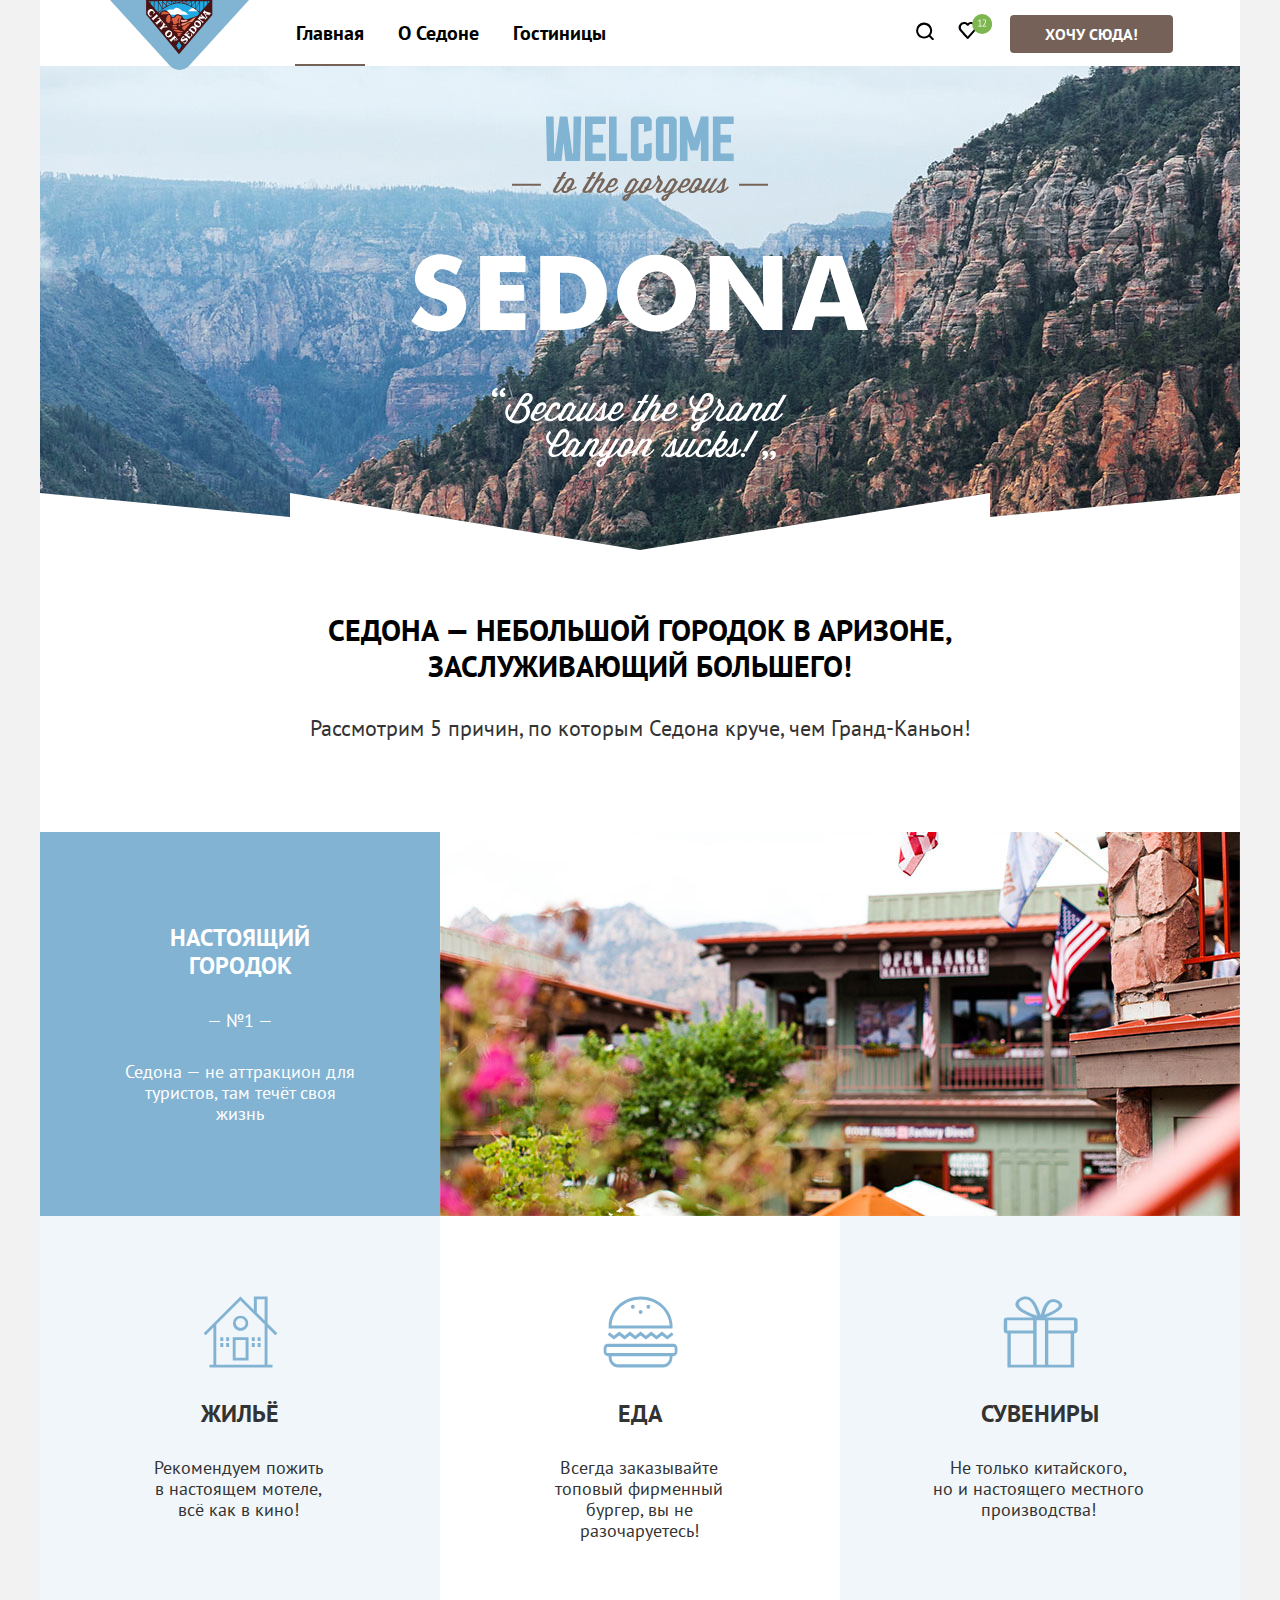
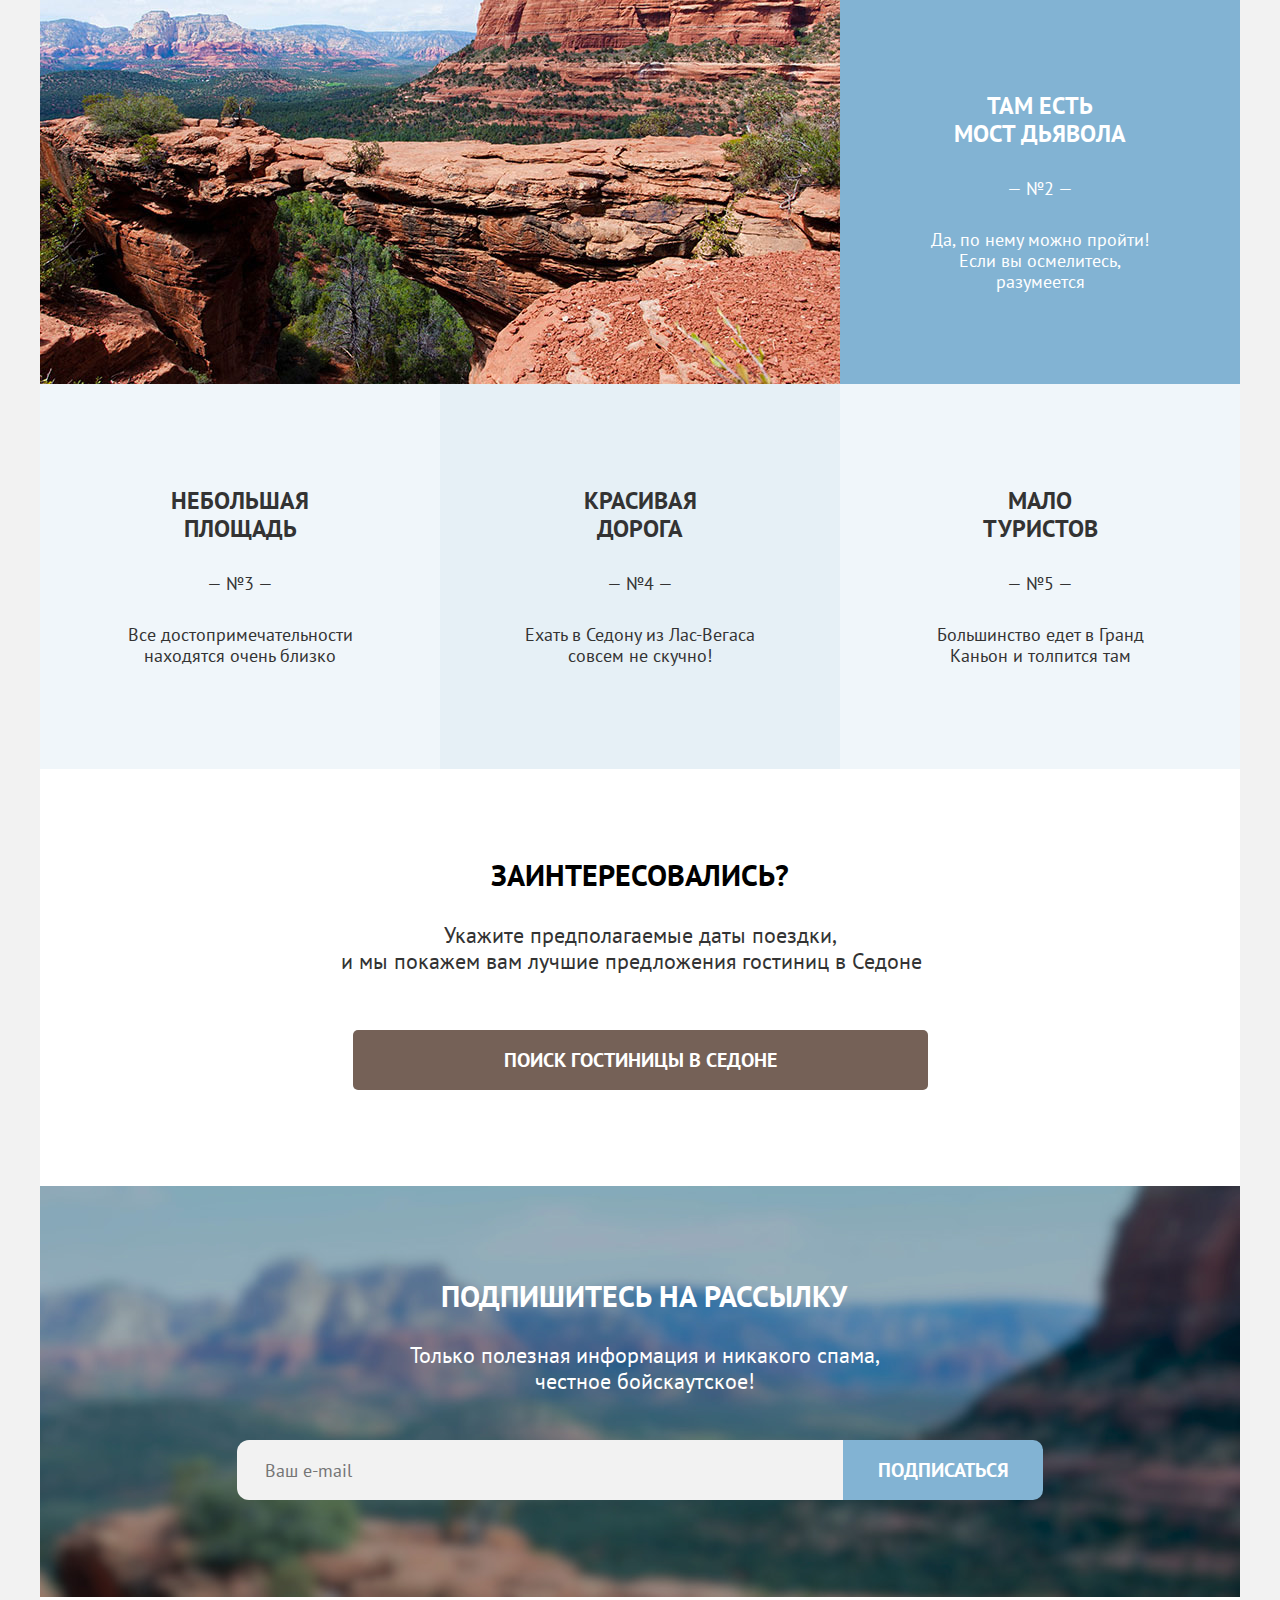
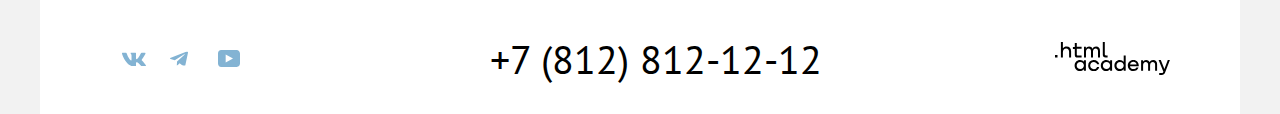
<file: index.html>
<!DOCTYPE html>
<html lang="ru">

<head>
  <meta charset="utf-8">
  <title>HTML Academy: Седона</title>
  <link rel="stylesheet" href="styles/styles.css">
  <link rel="icon" type="image/png" sizes="32x32" href="images/favicon.png">
</head>

<body>
  <header class="page-header">
    <!--Шапка сайта-->
    <nav class="navigation">
      <a class="header-logo" href="#"><img class="header-logotip" src="images/logo.svg" width="139" height="70"
          alt="Логотип города Седона."></a>
      <ul class="navigation-list">
        <li class="navigation-item">
          <a href="index.html" class="navigation-link navigation-link-current">Главная</a>
        </li>
        <li class="navigation-item">
          <a href="index.html" class="navigation-link">О Седоне</a>
        </li>
        <li class="navigation-item">
          <a href="catalog.html" class="navigation-link">Гостиницы</a>
        </li>
      </ul>
      <ul class="navigation-list navigation-user">
        <li class="navigation-item-user">
          <a href="#" class="navigation-link-user">
            <svg class="navigation-icon serch" aria-hidden="true" focusable="false" width="18" height="18"
              xmlns="http://www.w3.org/2000/svg">
              <path
                d="m18.16 17.05-3.71-3.7c1-1.3 1.7-3 1.7-4.9 0-4.4-3.6-8-8.02-8a8.12 8.12 0 0 0-8.02 8.1c0 4.4 3.6 8 8.02 8 1.8 0 3.51-.6 4.91-1.7l3.71 3.7 1.4-1.5Zm-10.03-2.5c-3.3 0-6.02-2.7-6.02-6a6.03 6.03 0 0 1 12.04 0c0 3.3-2.71 6-6.02 6Z"
                fill="#000"></path>
            </svg>
          </a>
          <span class="visually-hidden">Поиск</span>
        </li>
        <li class="navigation-item-user">
          <a href="#" class="navigation-link-user-like">
            <svg class="navigation-icon" aria-hidden="true" focusable="false" width="18" height="17" fill="none"
              xmlns="http://www.w3.org/2000/svg">
              <path
                d="M9.58 17c-.3 0-.6-.1-.8-.4-5.42-6.1-6.72-7.5-7.03-7.9A5.4 5.4 0 0 1 6.16 0c1.31 0 2.51.5 3.52 1.3a5.47 5.47 0 0 1 9.03 4.1c0 1.3-.5 2.5-1.31 3.4l-7.02 7.9c-.2.2-.4.3-.8.3ZM3.56 7.5c.3.4 3.51 4 6.12 6.9l6.21-7c.5-.5.7-1.2.7-2 0-1.8-1.5-3.3-3.3-3.3-1 0-2 .5-2.71 1.3-.3.3-.6.4-.9.4-.3 0-.6-.2-.8-.4a3.7 3.7 0 0 0-2.71-1.3c-1.8 0-3.31 1.5-3.31 3.3-.1.9.3 1.6.7 2.1-.1 0-.1 0 0 0Z"
                fill="#000">
              </path>
            </svg>
            <svg class="navigation-icon figure" aria-hidden="true" focusable="false" width="20" height="20" fill="none"
              xmlns="http://www.w3.org/2000/svg">
              <rect x=".1328" width="20" height="20" rx="10" fill="#7DB54F" />
              <path
                d="M6.2637 11.76h1.4V6.92l.1-.59-.4.47-1.1.79-.38-.51 2.2-1.7h.36v6.38h1.37v.74h-3.55v-.74Zm7.8292-4.67c0 .3533-.0666.7167-.2 1.09-.1266.3667-.2966.7367-.51 1.11-.2066.3733-.44.74-.7 1.1-.26.3533-.52.69-.78 1.01l-.49.43v.04l.64-.11h2.18v.74h-3.98v-.29c.1467-.1533.3234-.3433.53-.57.2067-.2267.42-.4767.64-.75.2267-.28.4467-.5733.66-.88.22-.3133.4167-.63.59-.95.18-.32.3234-.6367.43-.95.1067-.3133.16-.61.16-.89 0-.3267-.0933-.5967-.28-.81-.1866-.22-.47-.33-.85-.33-.2533 0-.5.0533-.74.16-.24.1-.4466.2167-.62.35l-.33-.57c.2334-.2.51-.3567.83-.47.32-.1133.6634-.17 1.03-.17.2867 0 .54.0433.76.13.22.08.4067.1967.56.35.1534.1533.27.3367.35.55.08.2067.12.4333.12.68Z"
                fill="#fff"></path>
            </svg>
            <span class="number-like"></span>
          </a>
          <span class="visually-hidden">Гостиницы в избронном</span>
        </li>
        <li class="navigation-item-user navigation-btn">
          <a class="button-navigation-user" href="#">
            <span class="button-navigation">Хочу сюда!</span>
          </a>
        </li>
      </ul>
    </nav>
  </header>
  <main class="main-container main-index">

    <!--Основное содержимое главной страницы-->

    <div class="page-container">
      <h1 class="visually-hidden">Приглашение в Седону</h1>
      <section class="main-welcome-logo">
        <h2 class="main-welcome-logo visually-hidden">Логотип Седона</h2>
        <div>
          <img class="logo-welcome" src="images/welcome-all.svg" width="458" height="352"
            alt="Добро пожаловать в прекрасный город Седона.">
        </div>
      </section>
      <section class="main-welcome-text">
        <h2 class="main-welcome">Седона — небольшой городок в Аризоне,<br> заслуживающий большего!</h2>
        <p class="welcome-text">Рассмотрим 5 причин, по которым Седона круче, чем Гранд-Каньон!</p>
      </section>
      <section class="advantages">
        <h2 class="visually-hidden">Причины для посещения Седоны</h2>
        <ol class="advantages-list">
          <li class="advantages-item">
            <div class="real-town">
              <div class="advantages-real-city">
                <h3 class="advantages-title">Настоящий городок</h3>
                <p class="advantages-description">— №1 —</p>
                <p class="advantages-description-text">Седона — не аттракцион для туристов, там течёт своя жизнь</p>
              </div>
              <img class="advantages-sedona-1" src="images/photo-1-real-city.jpg" width="800" height="384"
                alt="Город Седона.">
            </div>
            <ul class="advantages-list-icon">
              <li class="advantages-description-block housing">
                <div class="advantages-housing">
                  <img class="" src="images/housing.svg" width="75" height="72" alt="Жильё.">
                  <h4 class="advantages-title-block">Жильё</h4>
                  <p class="advantages-description-text housing-text">Рекомендуем пожить в настоящем мотеле, всё как в
                    кино!
                  </p>
                </div>
              </li>
              <li class="advantages-description-block food">
                <div class="advantages-food">
                  <img class="" src="images/food.svg" width="75" height="72" alt="Еда.">
                  <h4 class="advantages-title-block">Еда</h4>
                  <p class="advantages-description-text food-text">Всегда заказывайте<br> топовый фирменный бургер, вы
                    не
                    разочаруетесь!
                  </p>
                </div>
              </li>
              <li class="advantages-description-block souvenir">
                <div class="advantages-souvenir">
                  <img class="" src="images/souvenir.svg" width="75" height="72" alt="Сувениры.">
                  <h4 class="advantages-title-block">Сувениры</h4>
                  <p class="advantages-description-text souvenir-text">Не только китайского,<br> но и настоящего
                    местного производства!</p>
                </div>
              </li>
            </ul>
          </li>
          <li class="advantages-item devil-bridge">
            <div class="devil-bridge">
              <img class="advantages-sedona-2" src="images/photo-canyon.jpg" width="800" height="384"
                alt="Каньон мост Дьявола.">
              <div class="advantages-devil-bridge">
                <h3 class="advantages-title">Там есть<br> мост дьявола</h3>
                <p class="advantages-description">— №2 —</p>
                <p class="advantages-description-text">Да, по нему можно пройти! Если вы осмелитесь, разумеется</p>
              </div>
            </div>
          </li>
          <li class="advantages-item small-area">
            <div class="advantages-small-area">
              <h3 class="advantages-title">Небольшая площадь</h3>
              <p class="advantages-description">— №3 —</p>
              <p class="advantages-description-text">Все достопримечательности находятся очень близко</p>
            </div>
          </li>
          <li class="advantages-item beautiful-road">
            <div class="advantages-beautiful-road">
              <h3 class="advantages-title">Красивая<br> дорога</h3>
              <p class="advantages-description">— №4 —</p>
              <p class="advantages-description-text">Ехать в Седону из Лас-Вегаса совсем не скучно!</p>
            </div>
          </li>
          <li class="advantages-item little-tourists">
            <div class="advantages-little-tourists">
              <h3 class="advantages-title">Мало<br> туристов</h3>
              <p class="advantages-description">— №5 —</p>
              <p class="advantages-description-text">Большинство едет в Гранд Каньон и толпится там</p>
            </div>
          </li>
        </ol>
      </section>
      <section class="serch-hotel-main">
        <h2 class="visually-hidden">Поиск гостиницы в Седоне</h2>
        <p class="serch-hotel-title">Заинтересовались?</p>
        <p class="serch-hotel-text">Укажите предполагаемые даты поездки,</p>
        <p class="serch-hotel-text serch-hotel-text2">и мы покажем вам лучшие предложения гостиниц в Седоне</p>
        <div class="button-serchhotel">
          <a class="button-serch-hotel" href="#">Поиск гостиницы в Седоне</a>
        </div>
      </section>
    </div>
  </main>
  <footer class="paige-footer">
    <!--Подвал сайта-->
    <section class="subscribe-user">
      <h2 class="subscribe-user-title">Подпишитесь на рассылку</h2>
      <p class="subscribe-user-text">Только полезная информация и никакого спама, <br> честное бойскаутское!</p>
      <div class="subscribe-form-wrapp">
        <form action="https://echo.htmlacademy.ru/" method="post">
          <div class="subscribe-form-button">
            <input class="subscribe-form" type="email" placeholder="Ваш e-mail " name="subscribe-email">
            <button class="button-subscribe-form" type="submit">Подписаться</button>
          </div>
        </form>
      </div>
    </section>
    <section class="footer-social">
      <h2 class="visually-hidden">Седона в социальных сетях и контакты</h2>
      <div class="page-footer-container">
        <ul class="footer-social-list">
          <li class="footer-social-item">
            <a class="footer-social-link footer-social-vk" href="https://vk.com/htmlacademy">
              <svg class="social-icon social-icon-vk" aria-hidden="true" focusable="false" width="24" height="14"
                fill="none" xmlns="http://www.w3.org/2000/svg">
                <g clip-path="url(#a)">
                  <path fill-rule="evenodd" clip-rule="evenodd"
                    d="M23.45 1.45c.17-.55 0-.95-.8-.95h-2.62c-.67 0-.98.35-1.14.73 0 0-1.34 3.2-3.23 5.27-.61.6-.89.8-1.22.8-.17 0-.42-.2-.42-.74V1.45c0-.66-.18-.95-.74-.95H9.15c-.42 0-.67.3-.67.6 0 .61.95.76 1.05 2.5v3.8c0 .84-.16.99-.5.99-.88 0-3.05-3.21-4.33-6.89-.25-.71-.5-1-1.17-1H.9c-.75 0-.9.35-.9.73 0 .68.89 4.07 4.14 8.55 2.18 3.06 5.23 4.72 8.01 4.72 1.67 0 1.88-.37 1.88-1v-2.32c0-.73.16-.88.69-.88.38 0 1.05.2 2.61 1.67 1.78 1.75 2.07 2.53 3.08 2.53h2.62c.75 0 1.13-.37.91-1.1-.24-.72-1.09-1.77-2.21-3.02-.62-.7-1.54-1.47-1.81-1.86-.4-.49-.28-.7 0-1.14 0 0 3.2-4.43 3.53-5.93Z">
                  </path>
                </g>
                <defs>
                  <clipPath id="a">
                    <path fill="#fff" transform="translate(0 .5)" d="M0 0h24v14H0z"></path>
                  </clipPath>
                </defs>
              </svg>
            </a>
            <span class="visually-hidden">VK</span>
          </li>
          <li class="footer-social-item">
            <a class="footer-social-link footer-social-telegram" href="https://t.me/htmlacademy">
              <svg class="social-icon social-icon-telegram" aria-hidden="true" focusable="false" width="18" height="16"
                fill="none" xmlns="http://www.w3.org/2000/svg">
                <g clip-path="url(#a)">
                  <path
                    d="M16.79.6.84 6.75c-1.09.43-1.08 1.04-.2 1.31l4.1 1.28 9.47-5.98c.44-.27.85-.12.52.18l-7.68 6.92-.28 4.22c.41 0 .6-.19.83-.41l1.99-1.93 4.13 3.05c.77.42 1.31.2 1.5-.7l2.72-12.8C18.22.77 17.5.27 16.79.59Z">
                  </path>
                </g>
                <defs>
                  <clipPath id="b">
                    <path fill="#fff" d="M0 0h18v17H0z"></path>
                  </clipPath>
                </defs>
              </svg>
            </a>
            <span class="visually-hidden">Telegram</span>
          </li>
          <li class="footer-social-item">
            <a class="footer-social-link footer-social-youtube" href="https://www.youtube.com/user/htmlacademyru">
              <svg class="social-icon social-icon-youtube" aria-hidden="true" focusable="false" width="22" height="17"
                fill="none" xmlns="http://www.w3.org/2000/svg">
                <path
                  d="M18.6 0H3.18C1.31 0 0 1.6 0 3.4v10.1C0 15.4 1.31 17 3.17 17h15.66c1.64 0 3.17-1.6 3.17-3.4V3.4C21.78 1.6 20.47 0 18.6 0ZM7.67 12.54V4.46L15 8.5l-7.33 4.04Z">
                </path>
              </svg>
            </a>
            <span class="visually-hidden">Youtube</span>
          </li>
        </ul>
        <a class="contact-tel" href="tel:+78128121212">+7 (812) 812-12-12</a>
        <div class="footer-logo-wrap">
          <a class="footer-logo" href="https://htmlacademy.ru/"><svg class="footer-logo" aria-hidden="true"
              focusable="false" width="115" height="34" fill="none" xmlns="http://www.w3.org/2000/svg">
              <path
                d="M0 13.9v2.6h2.5v-2.6H0ZM11.6 5.5c-1.6 0-2.8.7-3.6 1.7h-.1V1h-2v15.5h2v-5.3c0-2.1 1.3-3.6 3.3-3.6 1.8 0 2.9 1.4 2.9 3.2v5.7h2v-6.1c.1-3-1.8-4.9-4.5-4.9ZM26.6 5.8h-4.8V2.1h-2v3.8h-1.9v2h1.9v6c0 1.7 1 2.7 2.7 2.7h4.1v-2h-3.7c-.7 0-1.1-.4-1.1-1.1V7.8h4.8v-2ZM41.1 5.6c-1.6 0-2.9.8-3.5 2.1h-.1c-.6-1.2-1.8-2.1-3.4-2.1-1.4 0-2.5.8-3.1 1.8h-.1V5.8H29v10.6h2V11c0-2 1-3.5 2.6-3.5 1.5 0 2.4 1 2.4 2.6v6.3h2v-5.6c0-2.4 1.4-3.3 2.6-3.3 1.5 0 2.4 1 2.4 2.6v6.3h2V9.9c.1-2.5-1.4-4.3-3.9-4.3ZM47.8 13.7c0 1.7 1 2.7 2.8 2.7h2v-2h-1.7c-.7 0-1.1-.4-1.1-1.1V1h-2v12.7ZM28.9 20.7c-.9-1.1-2.2-1.8-3.9-1.8-3.1 0-5.4 2.3-5.4 5.6s2.3 5.6 5.4 5.6c1.8 0 3-.8 3.8-1.9h.1v1.6h2V19.2h-2v1.5Zm-3.6 7.4c-2.2 0-3.6-1.6-3.6-3.6s1.4-3.6 3.6-3.6 3.6 1.6 3.6 3.6c0 1.9-1.4 3.6-3.6 3.6ZM44.2 23c-.5-2.4-2.6-4.1-5.4-4.1a5.4 5.4 0 0 0-5.6 5.6c0 3.1 2.2 5.6 5.6 5.6 2.8 0 4.9-1.8 5.4-4.2h-2.1a3.4 3.4 0 0 1-3.3 2.3c-2.2 0-3.6-1.6-3.6-3.6s1.4-3.6 3.6-3.6c1.6 0 2.8 1 3.3 2.2h2.1V23ZM55.1 20.7c-.9-1.1-2.2-1.8-3.9-1.8-3.1 0-5.4 2.3-5.4 5.6s2.3 5.6 5.4 5.6c1.8 0 3-.8 3.8-1.9h.1v1.6h2V19.2h-2v1.5Zm-3.6 7.4c-2.2 0-3.6-1.6-3.6-3.6s1.4-3.6 3.6-3.6 3.6 1.6 3.6 3.6c0 1.9-1.5 3.6-3.6 3.6ZM68.7 20.8c-.9-1.1-2.2-1.9-3.9-1.9-3.1 0-5.4 2.3-5.4 5.6s2.2 5.6 5.4 5.6c1.7 0 3-.8 3.8-1.8h.1v1.5h2V14.4h-2v6.4Zm-3.6 7.3c-2.2 0-3.6-1.6-3.6-3.6s1.4-3.6 3.6-3.6 3.6 1.6 3.6 3.6c-.1 2-1.5 3.6-3.6 3.6ZM78.3 18.9c-3.3 0-5.5 2.5-5.5 5.6 0 3 2.1 5.6 5.5 5.6 2.5 0 4.5-1.3 5.2-3.6h-2.1c-.5 1-1.6 1.6-3 1.6-1.9 0-3.3-1.3-3.4-2.9h8.8c.2-3.6-2-6.3-5.5-6.3Zm0 1.9c1.7 0 3 1 3.3 2.6h-6.5c.3-1.5 1.5-2.6 3.2-2.6ZM98.2 18.9c-1.6 0-2.9.8-3.6 2h-.1c-.6-1.2-1.8-2-3.4-2-1.4 0-2.5.7-3.1 1.8v-1.5h-1.9v10.6h2v-5.4c0-2 1-3.4 2.6-3.5 1.5 0 2.4 1 2.4 2.6v6.3h2v-5.6c0-2.4 1.4-3.3 2.6-3.3 1.5 0 2.4 1 2.4 2.6v6.3h2v-6.5c.1-2.6-1.4-4.4-3.9-4.4ZM109.4 28l-3.6-8.9h-2.2l4.8 11.6c-.3.9-.7 1.2-1.7 1.2h-2.5v2h2.5c1.8 0 2.8-.8 3.5-2.6l4.7-12.2h-2.1l-3.4 8.9Z">
              </path>
            </svg></a>
        </div>
      </div>
    </section>
  </footer>
  <div class="modal-container modal-close">
    <div class="modal modal-auth">
      <button class="modal-close-button">
      </button>
      <span class="visually-hidden">Закрыть</span>
      <section class="modal-window-content">
        <h2 class="visually-hidden">Окно поиска гостиницы в Седоне</h2>
        <form class="search-form" action="https://echo.htmlacademy.ru/" method="get">
          <div class="arrival-form">
            <p class="modal-title">Поиск гостиницы в Седоне</p>
            <label for="arrival-date">"Дата Заезда:"</label>
            <input class="date arrival-date" type="text" name="arrival-date" id="arrival-date"
              placeholder="Укажите дату" value="27 апреля 2020">
            <button class="btn-calendar" type="button">Календарь</button>
            <span class="modal-text arrival-text">Мы не можем отправить вас в прошлое.</span>
          </div>
          <div class="departure-form">
            <label for="departure-date">"Дата Выезда:"</label>
            <input class="date departure-date" type="text" name="departure-date" id="departure-date"
              placeholder="Укажите дату" value="1 сентября 2021">
            <button class="btn-calendar btn-departure" type="button">Календарь</button>
            <span class="modal-text">На эти даты есть свободные номера. Пока есть.</span>
          </div>
          <div class="adults-form">
            <label for="adults">Взрослые:</label>
            <button class="btn-minus" type="button">-</button>
            <input class="adults" type="text" name="adults" id="adults" placeholder="0" value="2">
            <button class="btn-plus" type="button">"+"</button>
          </div>
          <div class="children-form">
            <span class="form-label-modal form-label-icon">
              <label for="children">Дети:</label>
              <span class="tooltip">
                <button class="btn-info-modal" type="button" name="children" id="children"
                  aria-labelledby="tooltip-label">
                  <svg class="tooltip-icon" width="1" height="9" viewBox="0 0 1 9" fill="none"
                    xmlns="http://www.w3.org/2000/svg">
                    <g clip-path="url(#clip0_33716_651)">
                      <path d="M0 9H1L1 3H0L0 9Z" fill="white"></path>
                      <path d="M1 0H0V1H1V0Z" fill="white"></path>
                    </g>
                    <defs>
                      <clipPath id="clip0_33716_651">
                        <rect width="1" height="9" fill="white" />
                      </clipPath>
                    </defs>
                  </svg>
                </button>
                <span class="tooltip-text" role="tooltip" id="tooltip-label">Укажите количество детей, которые будут с
                  вами, возраст которых от 6 до 18 лет. Дети до 6 лет размещаются бесплатно.</span>
              </span>
            </span>
            <button class="btn-minus" type="button">-</button>
            <input class="children" type="text" name="children" placeholder="0" value="1">
            <button class="btn-plus" type="button">"+"</button>
          </div>
          <button class="btn-search" type="submit">Найти</button>
        </form>
      </section>
    </div>
  </div>
</body>

</html>
</file>
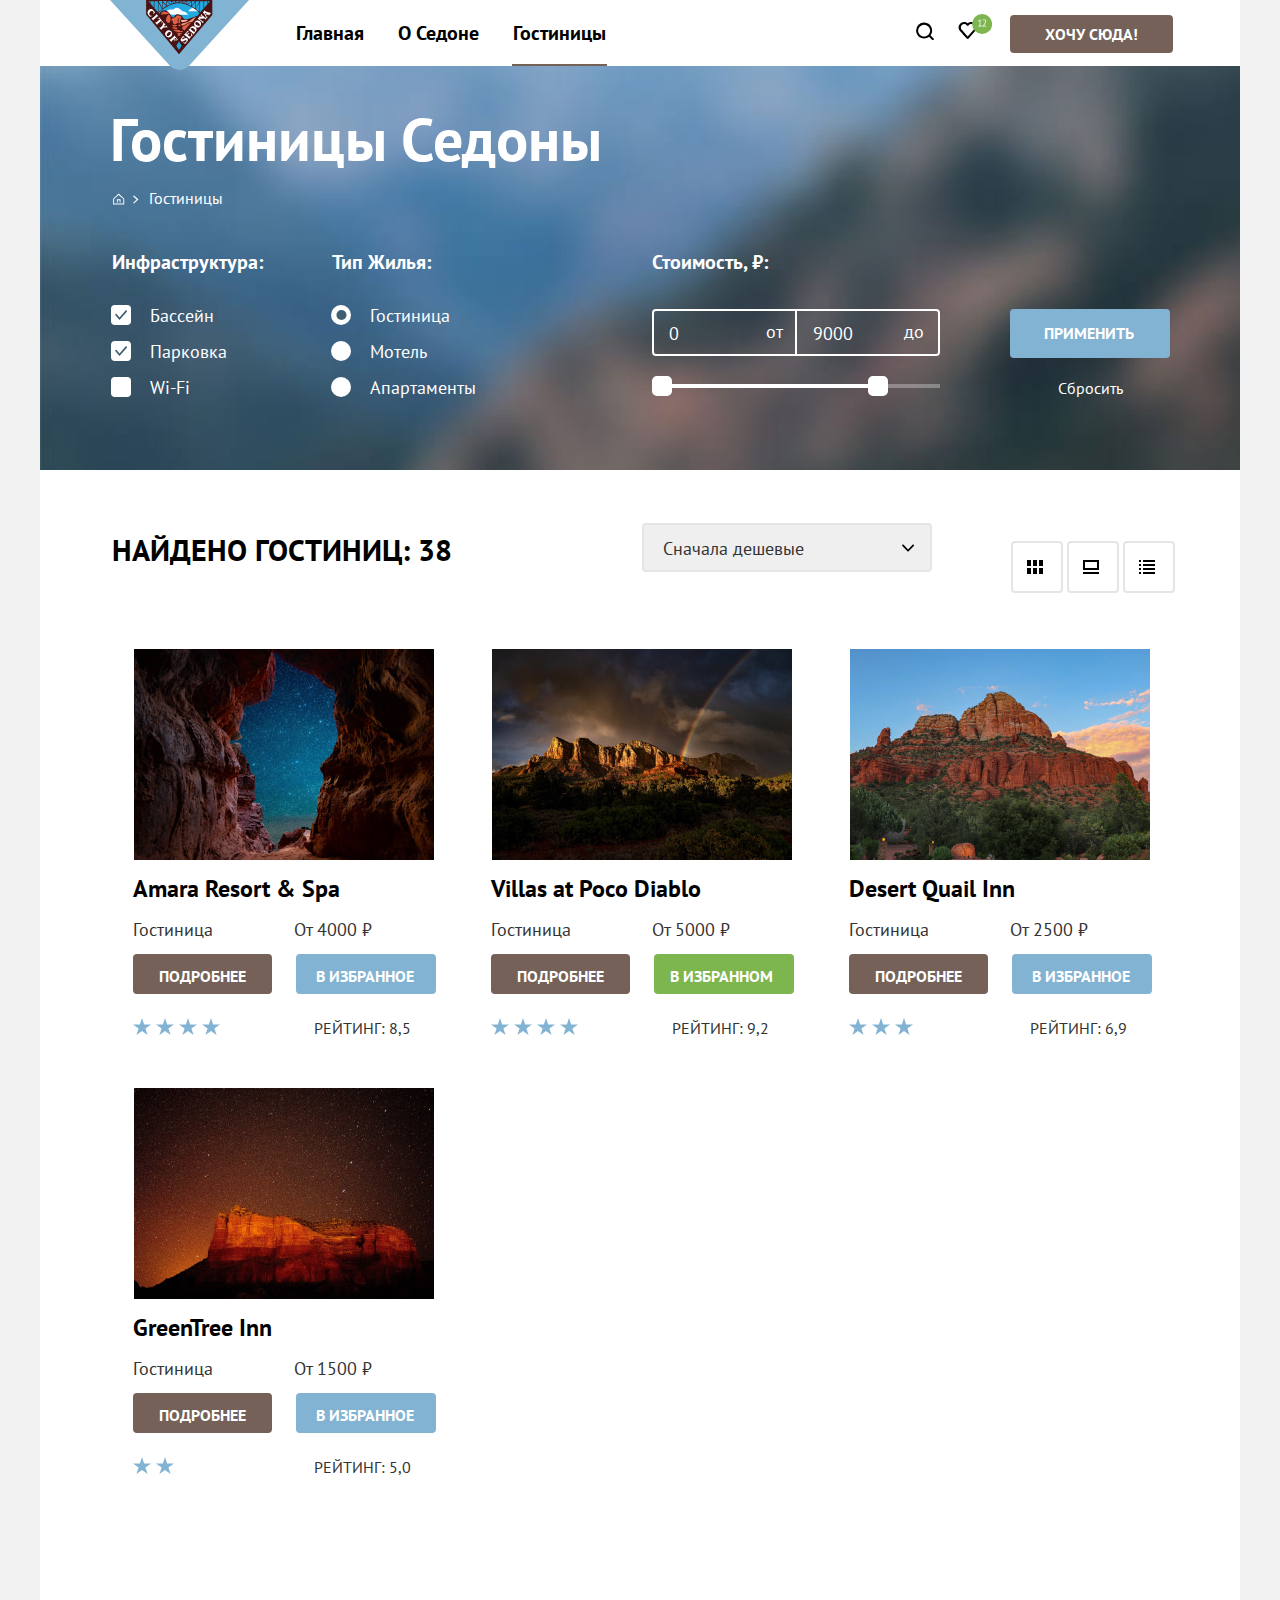
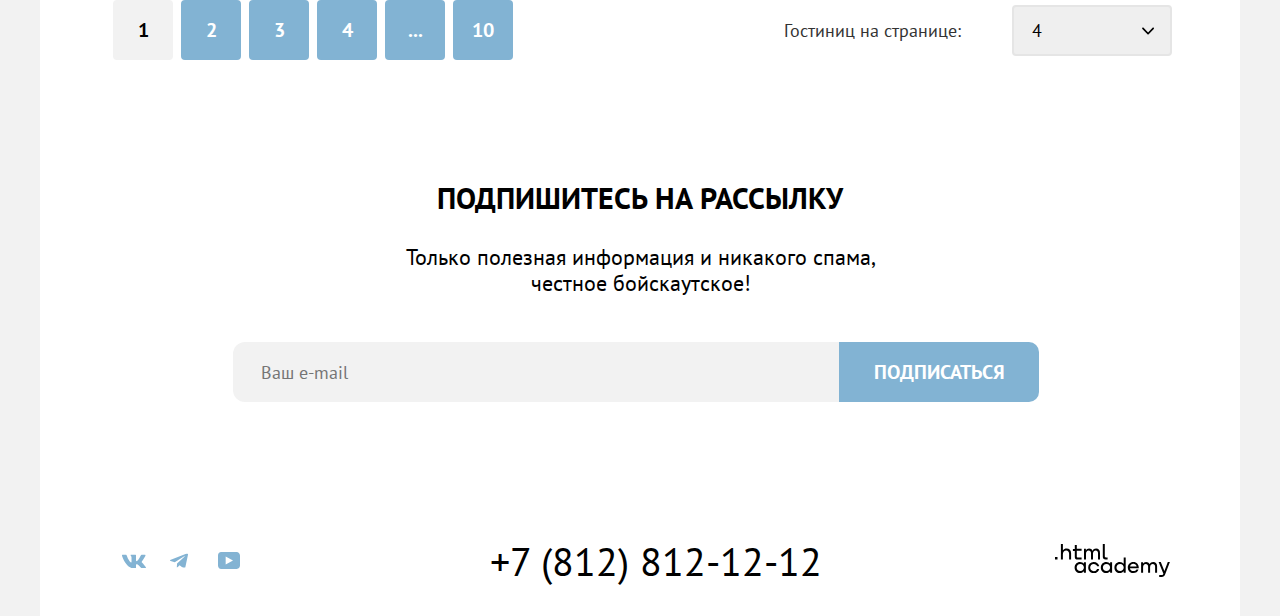
<file: catalog.html>
<!DOCTYPE html>
<html lang="ru">

<head>
    <meta charset="utf-8">
    <title>Каталог</title>
    <link rel="stylesheet" href="styles/styles.css">
    <link rel="icon" type="image/png" sizes="32x32" href="images/favicon.png">
</head>

<body>
    <header class="page-header">
        <!--Шапка сайта-->
        <nav class="navigation">
            <a class="header-logo" href="#"><img class="header-logotip" src="images/logo.svg" width="139" height="70"
                    alt="Логотип города Седона."></a>
            <ul class="navigation-list">
                <li class="navigation-item">
                    <a href="index.html" class="navigation-link">Главная</a>
                </li>
                <li class="navigation-item">
                    <a href="index.html" class="navigation-link">О Седоне</a>
                </li>
                <li class="navigation-item">
                    <a href="Catalog.html" class="navigation-link navigation-link-current">Гостиницы</a>
                </li>
            </ul>
            <ul class="navigation-list navigation-user">
                <li class="navigation-item-user">
                    <a href="#" class="navigation-link-user">
                        <svg class="navigation-icon serch" aria-hidden="true" focusable="false" width="18" height="18"
                            xmlns="http://www.w3.org/2000/svg">
                            <path
                                d="m18.16 17.05-3.71-3.7c1-1.3 1.7-3 1.7-4.9 0-4.4-3.6-8-8.02-8a8.12 8.12 0 0 0-8.02 8.1c0 4.4 3.6 8 8.02 8 1.8 0 3.51-.6 4.91-1.7l3.71 3.7 1.4-1.5Zm-10.03-2.5c-3.3 0-6.02-2.7-6.02-6a6.03 6.03 0 0 1 12.04 0c0 3.3-2.71 6-6.02 6Z"
                                fill="#000"></path>
                        </svg>
                    </a>
                    <span class="visually-hidden">Поиск</span>
                </li>
                <li class="navigation-item-user">
                    <a href="#" class="navigation-link-user-like">
                        <svg class="navigation-icon" aria-hidden="true" focusable="false" width="18" height="17"
                            fill="none" xmlns="http://www.w3.org/2000/svg">
                            <path
                                d="M9.58 17c-.3 0-.6-.1-.8-.4-5.42-6.1-6.72-7.5-7.03-7.9A5.4 5.4 0 0 1 6.16 0c1.31 0 2.51.5 3.52 1.3a5.47 5.47 0 0 1 9.03 4.1c0 1.3-.5 2.5-1.31 3.4l-7.02 7.9c-.2.2-.4.3-.8.3ZM3.56 7.5c.3.4 3.51 4 6.12 6.9l6.21-7c.5-.5.7-1.2.7-2 0-1.8-1.5-3.3-3.3-3.3-1 0-2 .5-2.71 1.3-.3.3-.6.4-.9.4-.3 0-.6-.2-.8-.4a3.7 3.7 0 0 0-2.71-1.3c-1.8 0-3.31 1.5-3.31 3.3-.1.9.3 1.6.7 2.1-.1 0-.1 0 0 0Z"
                                fill="#000">
                            </path>
                        </svg>
                        <svg class="navigation-icon figure" aria-hidden="true" focusable="false" width="20" height="20"
                            fill="none" xmlns="http://www.w3.org/2000/svg">
                            <rect x=".1328" width="20" height="20" rx="10" fill="#7DB54F" />
                            <path
                                d="M6.2637 11.76h1.4V6.92l.1-.59-.4.47-1.1.79-.38-.51 2.2-1.7h.36v6.38h1.37v.74h-3.55v-.74Zm7.8292-4.67c0 .3533-.0666.7167-.2 1.09-.1266.3667-.2966.7367-.51 1.11-.2066.3733-.44.74-.7 1.1-.26.3533-.52.69-.78 1.01l-.49.43v.04l.64-.11h2.18v.74h-3.98v-.29c.1467-.1533.3234-.3433.53-.57.2067-.2267.42-.4767.64-.75.2267-.28.4467-.5733.66-.88.22-.3133.4167-.63.59-.95.18-.32.3234-.6367.43-.95.1067-.3133.16-.61.16-.89 0-.3267-.0933-.5967-.28-.81-.1866-.22-.47-.33-.85-.33-.2533 0-.5.0533-.74.16-.24.1-.4466.2167-.62.35l-.33-.57c.2334-.2.51-.3567.83-.47.32-.1133.6634-.17 1.03-.17.2867 0 .54.0433.76.13.22.08.4067.1967.56.35.1534.1533.27.3367.35.55.08.2067.12.4333.12.68Z"
                                fill="#fff"></path>
                        </svg>
                        <span class="number-like"></span>
                    </a>
                    <span class="visually-hidden">Гостиницы в избронном</span>
                </li>
                <li class="navigation-item-user navigation-btn">
                    <a class="button-navigation-user" href="#">
                        <span class="button-navigation">Хочу сюда!</span>
                    </a>
                </li>
            </ul>
        </nav>
    </header>
    <main class="main-inner main-container">
        <div class="page-container">
            <section class="filter-hotel">
                <div class="hotel-filter-catalog">
                    <h1 class="hotel-main-text">Гостиницы Седоны</h1>
                    <div class="breadcrumb">
                        <a href="index.html" class="navigation-link-breadcrumb">
                            <svg class="breadcrumb-home" aria-hidden="true" focusable="false" width="12" height="12"
                                viewBox="0 0 13 13" fill="none" xmlns="http://www.w3.org/2000/svg">
                                <path fill-rule="evenodd" clip-rule="evenodd"
                                    d="M0.162109 6.1499L6.16211 0.649902L12.1621 6.1499V12.3499H0.162109V6.1499ZM1.16211 6.5499V11.3499H11.1621V6.5499L6.16211 2.0499L1.16211 6.5499ZM5.16211 10.3499H4.16211V6.84985H8.16211V10.3499H7.16211V7.84985H5.16211V10.3499Z">
                                </path>
                            </svg>
                        </a>
                        <span class="visually-hidden">Главная</span>
                        <div class="breadcrumb-arrow">
                            <svg class="breadcrumb-arrow" aria-hidden="true" focusable="false" width="6" height="9"
                                viewBox="0 0 6 9" fill="none" xmlns="http://www.w3.org/2000/svg">
                                <path
                                    d="M5.05145 4.0749L1.25145 0.674902C1.05145 0.474902 0.651448 0.474902 0.351448 0.674902C0.0514485 0.874902 0.151448 1.2749 0.351448 1.4749L3.65145 4.4749L0.451448 7.4749C0.251448 7.6749 0.251448 8.0749 0.451448 8.2749C0.451448 8.3749 0.751448 8.4749 0.851448 8.4749C0.951449 8.4749 1.15145 8.3749 1.25145 8.2749L5.05145 4.8749C5.35145 4.6749 5.35145 4.2749 5.05145 4.0749Z"
                                    fill="white"></path>
                            </svg>
                        </div>
                        <p class="breadcrumb-catalog">Гостиницы</p>
                    </div>
                    <form action="https://echo.htmlacademy.ru/" method="get" class="catalog-filter">
                        <fieldset class="catalog-filter-group">
                            <legend class="catalog-filter-group">Инфраструктура:</legend>
                            <ul class="catalog-filter-list">
                                <li class="catalog-filter-item">
                                    <label class="control">
                                        <input class="visually-hidden control-input-check" type="checkbox" name="pool"
                                            checked>
                                        <span class="control-mark"></span>
                                        <span class="control-label">Бассейн</span>
                                    </label>
                                </li>
                                <li class="catalog-filter-item">
                                    <label class="control">
                                        <input class="visually-hidden control-input-check" type="checkbox"
                                            name="parking" checked>
                                        <span class="control-mark"></span>
                                        <span class="control-label">Парковка</span>
                                    </label>
                                </li>
                                <li class="catalog-filter-item">
                                    <label class="control">
                                        <input class=" visually-hidden control-input-check" type="checkbox"
                                            name="internet">
                                        <span class="control-mark"></span>
                                        <span class="control-label">Wi-Fi</span>
                                    </label>
                                </li>
                            </ul>
                        </fieldset>
                        <fieldset class="catalog-filter-house">
                            <legend class="catalog-filter-house">Тип Жилья:</legend>
                            <ul class="catalog-filter-list">
                                <li class="catalog-filter-item">
                                    <label class="control">
                                        <input class="visually-hidden control-input-radio" type="radio"
                                            name="catalog-house" value="hotel" checked>
                                        <span class="control-mark"></span>
                                        <span class="control-label">Гостиница</span>
                                    </label>
                                </li>
                                <li class="catalog-filter-item">
                                    <label class="control">
                                        <input class="visually-hidden control-input-radio" type="radio"
                                            name="catalog-house" value="motel">
                                        <span class="control-mark"></span>
                                        <span class="control-label">Мотель</span>
                                    </label>
                                </li>
                                <li class="catalog-filter-item">
                                    <label class="control">
                                        <input class="visually-hidden control-input-radio" type="radio"
                                            name="catalog-house" value="appartament">
                                        <span class="control-mark"></span>
                                        <span class="control-label">Апартаменты</span>
                                    </label>
                                </li>
                            </ul>
                        </fieldset>
                        <fieldset class="catalog-filter-price">
                            <legend class="catalog-filter-price-title">Стоимость, ₽:</legend>
                            <div class="price-control">
                                <label class="min-price">
                                    <input class="range-input" type="text" value="0">
                                    <span class="price-text min">от</span>
                                </label>
                                <label class="max-price">
                                    <input class="range-input" type="text" name="max-price" value="9000">
                                    <span class="price-text-max">до</span>
                                </label>
                            </div>
                            <div class="range-control">
                                <div class="scale">
                                    <div class="bar"></div>
                                    <button type="button" class="range-toggle range-toggle-min"></button>
                                    <button type="button" class="range-toggle range-toggle-max"></button>
                                </div>
                            </div>
                        </fieldset>
                        <div class="button-catalog">
                            <button class="button-input-catalog" type="submit">Применить</button>
                            <button class="button-reset-catalog" type="reset">Сбросить</button>
                        </div>
                    </form>
                </div>
            </section>
            <section class="hotel-serch-sorting">
                <h2 class="visually-hidden">Сортировка гостиниц</h2>
                <div class="hotel-result">
                    <output class="serch-hotel">Найдено гостиниц: 38</output>
                    <div class="select price-hotel">
                        <select class="select-control-price-hotel" aria-label="Сортировка">
                            <option value="cheap">Сначала дешевые</option>
                            <option value="expensive">Сначала дорогие</option>
                            <option value="popular">Сначала популярные</option>
                        </select>
                    </div>
                    <ul class="button-select-list">
                        <li class="button-select-item">
                            <a href="#" class="button-list tile-hotel">
                                <svg class="button-item tile-hotel" aria-hidden="true" focusable="false" width="20"
                                    height="20" fill="none" xmlns="http://www.w3.org/2000/svg">
                                    <path
                                        d="M6 3H2v6h4V3ZM18 3h-4v6h4V3ZM12 3H8v6h4V3ZM6 11H2v6h4v-6ZM18 11h-4v6h4v-6ZM12 11H8v6h4v-6Z"
                                        fill="#000" />
                                </svg>
                            </a>
                            <span class="visually-hidden sorting-hotel">Показать карточки гостиниц</span>
                        </li>
                        <li class="button-select-item">
                            <a href="#" class="button-list slideshow">
                                <svg class="button-item button-item-current slideshow" aria-hidden="true"
                                    focusable="false" width="20" height="20" fill="none"
                                    xmlns="http://www.w3.org/2000/svg">
                                    <path d="M18 15H2v2h16v-2ZM16 5v6H4V5h12Zm2-2H2v10h16V3Z" fill="#000" />
                                </svg>
                            </a>
                            <span class="visually-hidden sorting-hotel">Показать с выделением одной гостиницы</span>
                        </li>
                        <li class="button-select-item">
                            <a href="#" class="button-list list-hotel">
                                <svg class="button-item hotel" aria-hidden="true" focusable="false" width="20"
                                    height="20" fill="none" xmlns="http://www.w3.org/2000/svg">
                                    <path
                                        d="M4 3H2v2h2V3ZM18 3H6v2h12V3ZM4 7H2v2h2V7ZM18 7H6v2h12V7ZM4 11H2v2h2v-2ZM18 11H6v2h12v-2ZM4 15H2v2h2v-2ZM18 15H6v2h12v-2Z"
                                        fill="#000" />
                                </svg>
                            </a>
                            <span class="visually-hidden sorting-hotel">Показать списком</span>
                        </li>
                    </ul>
                </div>
            </section>
            <section class="catalog-products">
                <h2 class="visually-hidden">Каталог гостиниц</h2>
                <div class="catalog-hotel">
                    <ul class="product-list">
                        <li class="product-card amara-resort">
                            <a class="product-card-link-image" href="#">
                                <img class="product-card-image" src="images/catalog-hotel/hotel-1.jpg" width="300"
                                    height="211" alt="amara-resort-&-spa">
                            </a>
                            <div class="product-card-content">
                                <a class="product-card-link-title" href="#">
                                    <h3 class="product-card-title">Amara Resort & Spa</h3>
                                </a>
                                <div class="product-house-price">
                                    <span class="product-card-house">Гостиница</span>
                                    <b class="product-card-price">От 4000 ₽</b>
                                </div>
                                <div class="card-button">
                                    <a class=" product-card-button button-detail" href="#">Подробнее</a>
                                    <a class="product-card-button button-favourit" href="#">В избранное</a>
                                </div>
                                <div class="list-stars-rating">
                                    <ul class="list-stars-product-card">
                                        <li><img class="product-card-rating-stars" src="images/stars-hotel.svg"
                                                width="18" height="17" alt="amara-resort-&-spa">
                                        </li>
                                        <li><img class="product-card-rating-stars" src="images/stars-hotel.svg"
                                                width="18" height="17" alt="amara-resort-&-spa">
                                        </li>
                                        <li><img class="product-card-rating-stars" src="images/stars-hotel.svg"
                                                width="18" height="17" alt="amara-resort-&-spa">
                                        </li>
                                        <li><img class="product-card-rating-stars" src="images/stars-hotel.svg"
                                                width="18" height="17" alt="amara-resort-&-spa">
                                        </li>
                                    </ul>
                                    <span class="product-card-rating">РЕЙТИНГ: 8,5</span>
                                </div>
                            </div>
                        </li>
                        <li class="product-card poco-diablo">
                            <a class="product-card-link-image" href="#">
                                <img class="product-card-image" src="images/catalog-hotel/hotel-2.jpg" width="300"
                                    height="211" alt="villas-at-poco-diablo">
                            </a>
                            <div class="product-card-content">
                                <a class="product-card-link-title" href="#">
                                    <h3 class="product-card-title">Villas at Poco Diablo</h3>
                                </a>
                                <div class="product-house-price">
                                    <span class="product-card-house">Гостиница</span>
                                    <b class="product-card-price">От 5000 ₽</b>
                                </div>
                                <div class="card-button">
                                    <a class="product-card-button button-detail" href="#">Подробнее</a>
                                    <a class="product-card-button button-favourit current" href="#">В избранном</a>
                                </div>
                                <div class="list-stars-rating">
                                    <ul class="list-stars-product-card">
                                        <li><img class="product-card-rating-stars" src="images/stars-hotel.svg"
                                                width="18" height="17" alt="villas-at-poco-diablo"></li>
                                        <li><img class="product-card-rating-stars" src="images/stars-hotel.svg"
                                                width="18" height="17" alt="villas-at-poco-diablo"></li>
                                        <li><img class="product-card-rating-stars" src="images/stars-hotel.svg"
                                                width="18" height="17" alt="villas-at-poco-diablo"></li>
                                        <li><img class="product-card-rating-stars" src="images/stars-hotel.svg"
                                                width="18" height="17" alt="villas-at-poco-diablo"></li>
                                    </ul>
                                    <span class="product-card-rating">РЕЙТИНГ: 9,2</span>
                                </div>
                            </div>
                        </li>
                        <li class="product-card desert-quail">
                            <a class="product-card-link-image" href="#">
                                <img class="product-card-image" src="images/catalog-hotel/hotel-3.jpg" width="300"
                                    height="211" alt="desert-quail-inn">
                            </a>
                            <div class="product-card-content">
                                <a class="product-card-link-title" href="#">
                                    <h3 class="product-card-title">Desert Quail Inn</h3>
                                </a>
                                <div class="product-house-price">
                                    <span class="product-card-house">Гостиница</span>
                                    <b class="product-card-price">От 2500 ₽</b>
                                </div>
                                <div class="card-button">
                                    <a class="product-card-button button-detail" href="#">Подробнее</a>
                                    <a class="product-card-button button-favourit" href="#">В избранное</a>
                                </div>
                                <div class="list-stars-rating">
                                    <ul class="list-stars-product-card">
                                        <li><img class="product-card-rating-stars" src="images/stars-hotel.svg"
                                                width="18" height="17" alt="deser-quail-inn">
                                        </li>
                                        <li><img class="product-card-rating-stars" src="images/stars-hotel.svg"
                                                width="18" height="17" alt="deser-quail-inn">
                                        </li>
                                        <li><img class="product-card-rating-stars" src="images/stars-hotel.svg"
                                                width="18" height="17" alt="deser-quail-inn">
                                        </li>
                                    </ul>
                                    <span class="product-card-rating">РЕЙТИНГ: 6,9</span>
                                </div>
                            </div>
                        </li>
                        <li class="product-card greentree-inn">
                            <a class="product-card-link-image" href="#">
                                <img class="product-card-image" src="images/catalog-hotel/hotel-4.jpg" width="300"
                                    height="211" alt="greentree-inn">
                            </a>
                            <div class="product-card-content">
                                <a class="product-card-link-title" href="#">
                                    <h3 class="product-card-title">GreenTree Inn</h3>
                                </a>
                                <div class="product-house-price">
                                    <span class="product-card-house">Гостиница</span>
                                    <b class="product-card-price">От 1500 ₽</b>
                                </div>
                                <div class="card-button">
                                    <a class="product-card-button button-detail" href="#">Подробнее</a>
                                    <a class="product-card-button button-favourit" href="#">В избранное</a>
                                </div>
                                <div class="list-stars-rating">
                                    <ul class="list-stars-product-card">
                                        <li><img class="product-card-rating-stars" src="images/stars-hotel.svg"
                                                width="18" height="17" alt="greentree-inn">
                                        </li>
                                        <li><img class="product-card-rating-stars" src="images/stars-hotel.svg"
                                                width="18" height="17" alt="greentree-inn">
                                        </li>
                                    </ul>
                                    <span class="product-card-rating">РЕЙТИНГ: 5,0</span>
                                </div>
                            </div>
                        </li>
                    </ul>
                </div>
                <div class="catalog-pagination">
                    <ul class="pagination">
                        <li class="pagination-item">
                            <a class="pagination-link pagination-link-current">1</a>
                        </li>
                        <li class="pagination-item">
                            <a class="pagination-link" href="#">2</a>
                        </li>
                        <li class="pagination-item">
                            <a class="pagination-link" href="#">3</a>
                        </li>
                        <li class="pagination-item">
                            <a class="pagination-link" href="#">4</a>
                        </li>
                        <li class="pagination-item">
                            <a class="pagination-link" href="#">...</a>
                        </li>
                        <li class="pagination-item">
                            <a class="pagination-link" href="#">10</a>
                        </li>
                    </ul>
                    <div class="select-control-quantity-hotel">
                        <form class="catalog-bottom" action="https://echo.htmlacademy.ru" method="get">
                            <p class="select-hotel">Гостиниц на странице:</p>
                            <div class="select quantity-hotel">
                                <select class="select-quantity-hotel" name="Гостиниц на странице" aria-label="
                                Отображенное количество гостиниц после фильтра">
                                    <option value="first">1</option>
                                    <option value="second">2</option>
                                    <option value="third">3</option>
                                    <option value="fourth" selected>4</option>
                                </select>
                            </div>
                        </form>
                    </div>
                </div>
            </section>
        </div>
    </main>
    <footer class="paige-footer">
        <!--Подвал сайта-->
        <section class="subscribe-user-catalog">
            <h2 class="subscribe-user-title">Подпишитесь на рассылку</h2>
            <p class="subscribe-user-text">Только полезная информация и никакого спама, <br> честное бойскаутское!</p>
            <div class="subscribe-form-wrapp">
                <form action="https://echo.htmlacademy.ru/" method="post">
                    <div class="subscribe-form-button">
                        <input class="subscribe-form" type="email" placeholder="Ваш e-mail " name="subscribe-email">
                        <button class="button-subscribe-form" type="submit">Подписаться</button>
                    </div>
                </form>
            </div>
        </section>
        <section class="footer-social">
            <h2 class="visually-hidden">Седона в социальных сетях и контакты</h2>
            <div class="page-footer-container">
                <ul class="footer-social-list">
                    <li class="footer-social-item">
                        <a class="footer-social-link footer-social-vk" href="https://vk.com/htmlacademy">
                            <svg class="social-icon social-icon-vk" aria-hidden="true" focusable="false" width="24"
                                height="14" fill="none" xmlns="http://www.w3.org/2000/svg">
                                <g clip-path="url(#a)">
                                    <path fill-rule="evenodd" clip-rule="evenodd"
                                        d="M23.45 1.45c.17-.55 0-.95-.8-.95h-2.62c-.67 0-.98.35-1.14.73 0 0-1.34 3.2-3.23 5.27-.61.6-.89.8-1.22.8-.17 0-.42-.2-.42-.74V1.45c0-.66-.18-.95-.74-.95H9.15c-.42 0-.67.3-.67.6 0 .61.95.76 1.05 2.5v3.8c0 .84-.16.99-.5.99-.88 0-3.05-3.21-4.33-6.89-.25-.71-.5-1-1.17-1H.9c-.75 0-.9.35-.9.73 0 .68.89 4.07 4.14 8.55 2.18 3.06 5.23 4.72 8.01 4.72 1.67 0 1.88-.37 1.88-1v-2.32c0-.73.16-.88.69-.88.38 0 1.05.2 2.61 1.67 1.78 1.75 2.07 2.53 3.08 2.53h2.62c.75 0 1.13-.37.91-1.1-.24-.72-1.09-1.77-2.21-3.02-.62-.7-1.54-1.47-1.81-1.86-.4-.49-.28-.7 0-1.14 0 0 3.2-4.43 3.53-5.93Z">
                                    </path>
                                </g>
                                <defs>
                                    <clipPath id="a">
                                        <path fill="#fff" transform="translate(0 .5)" d="M0 0h24v14H0z"></path>
                                    </clipPath>
                                </defs>
                            </svg>
                        </a>
                        <span class="visually-hidden">VK</span>
                    </li>
                    <li class="footer-social-item">
                        <a class="footer-social-link footer-social-telegram" href="https://t.me/htmlacademy">
                            <svg class="social-icon social-icon-telegram" aria-hidden="true" focusable="false"
                                width="18" height="16" fill="none" xmlns="http://www.w3.org/2000/svg">
                                <g clip-path="url(#a)">
                                    <path
                                        d="M16.79.6.84 6.75c-1.09.43-1.08 1.04-.2 1.31l4.1 1.28 9.47-5.98c.44-.27.85-.12.52.18l-7.68 6.92-.28 4.22c.41 0 .6-.19.83-.41l1.99-1.93 4.13 3.05c.77.42 1.31.2 1.5-.7l2.72-12.8C18.22.77 17.5.27 16.79.59Z">
                                    </path>
                                </g>
                                <defs>
                                    <clipPath id="b">
                                        <path fill="#fff" d="M0 0h18v17H0z"></path>
                                    </clipPath>
                                </defs>
                            </svg>
                        </a>
                        <span class="visually-hidden">Telegram</span>
                    </li>
                    <li class="footer-social-item">
                        <a class="footer-social-link footer-social-youtube"
                            href="https://www.youtube.com/user/htmlacademyru">
                            <svg class="social-icon social-icon-youtube" aria-hidden="true" focusable="false" width="22"
                                height="17" fill="none" xmlns="http://www.w3.org/2000/svg">
                                <path
                                    d="M18.6 0H3.18C1.31 0 0 1.6 0 3.4v10.1C0 15.4 1.31 17 3.17 17h15.66c1.64 0 3.17-1.6 3.17-3.4V3.4C21.78 1.6 20.47 0 18.6 0ZM7.67 12.54V4.46L15 8.5l-7.33 4.04Z">
                                </path>
                            </svg>
                        </a>
                        <span class="visually-hidden">Youtube</span>
                    </li>
                </ul>
                <a class="contact-tel" href="tel:+78128121212">+7 (812) 812-12-12</a>
                <div class="footer-logo-wrap">
                    <a class="footer-logo" href="https://htmlacademy.ru/"><svg class="footer-logo" aria-hidden="true"
                            focusable="false" width="115" height="34" fill="none" xmlns="http://www.w3.org/2000/svg">
                            <path
                                d="M0 13.9v2.6h2.5v-2.6H0ZM11.6 5.5c-1.6 0-2.8.7-3.6 1.7h-.1V1h-2v15.5h2v-5.3c0-2.1 1.3-3.6 3.3-3.6 1.8 0 2.9 1.4 2.9 3.2v5.7h2v-6.1c.1-3-1.8-4.9-4.5-4.9ZM26.6 5.8h-4.8V2.1h-2v3.8h-1.9v2h1.9v6c0 1.7 1 2.7 2.7 2.7h4.1v-2h-3.7c-.7 0-1.1-.4-1.1-1.1V7.8h4.8v-2ZM41.1 5.6c-1.6 0-2.9.8-3.5 2.1h-.1c-.6-1.2-1.8-2.1-3.4-2.1-1.4 0-2.5.8-3.1 1.8h-.1V5.8H29v10.6h2V11c0-2 1-3.5 2.6-3.5 1.5 0 2.4 1 2.4 2.6v6.3h2v-5.6c0-2.4 1.4-3.3 2.6-3.3 1.5 0 2.4 1 2.4 2.6v6.3h2V9.9c.1-2.5-1.4-4.3-3.9-4.3ZM47.8 13.7c0 1.7 1 2.7 2.8 2.7h2v-2h-1.7c-.7 0-1.1-.4-1.1-1.1V1h-2v12.7ZM28.9 20.7c-.9-1.1-2.2-1.8-3.9-1.8-3.1 0-5.4 2.3-5.4 5.6s2.3 5.6 5.4 5.6c1.8 0 3-.8 3.8-1.9h.1v1.6h2V19.2h-2v1.5Zm-3.6 7.4c-2.2 0-3.6-1.6-3.6-3.6s1.4-3.6 3.6-3.6 3.6 1.6 3.6 3.6c0 1.9-1.4 3.6-3.6 3.6ZM44.2 23c-.5-2.4-2.6-4.1-5.4-4.1a5.4 5.4 0 0 0-5.6 5.6c0 3.1 2.2 5.6 5.6 5.6 2.8 0 4.9-1.8 5.4-4.2h-2.1a3.4 3.4 0 0 1-3.3 2.3c-2.2 0-3.6-1.6-3.6-3.6s1.4-3.6 3.6-3.6c1.6 0 2.8 1 3.3 2.2h2.1V23ZM55.1 20.7c-.9-1.1-2.2-1.8-3.9-1.8-3.1 0-5.4 2.3-5.4 5.6s2.3 5.6 5.4 5.6c1.8 0 3-.8 3.8-1.9h.1v1.6h2V19.2h-2v1.5Zm-3.6 7.4c-2.2 0-3.6-1.6-3.6-3.6s1.4-3.6 3.6-3.6 3.6 1.6 3.6 3.6c0 1.9-1.5 3.6-3.6 3.6ZM68.7 20.8c-.9-1.1-2.2-1.9-3.9-1.9-3.1 0-5.4 2.3-5.4 5.6s2.2 5.6 5.4 5.6c1.7 0 3-.8 3.8-1.8h.1v1.5h2V14.4h-2v6.4Zm-3.6 7.3c-2.2 0-3.6-1.6-3.6-3.6s1.4-3.6 3.6-3.6 3.6 1.6 3.6 3.6c-.1 2-1.5 3.6-3.6 3.6ZM78.3 18.9c-3.3 0-5.5 2.5-5.5 5.6 0 3 2.1 5.6 5.5 5.6 2.5 0 4.5-1.3 5.2-3.6h-2.1c-.5 1-1.6 1.6-3 1.6-1.9 0-3.3-1.3-3.4-2.9h8.8c.2-3.6-2-6.3-5.5-6.3Zm0 1.9c1.7 0 3 1 3.3 2.6h-6.5c.3-1.5 1.5-2.6 3.2-2.6ZM98.2 18.9c-1.6 0-2.9.8-3.6 2h-.1c-.6-1.2-1.8-2-3.4-2-1.4 0-2.5.7-3.1 1.8v-1.5h-1.9v10.6h2v-5.4c0-2 1-3.4 2.6-3.5 1.5 0 2.4 1 2.4 2.6v6.3h2v-5.6c0-2.4 1.4-3.3 2.6-3.3 1.5 0 2.4 1 2.4 2.6v6.3h2v-6.5c.1-2.6-1.4-4.4-3.9-4.4ZM109.4 28l-3.6-8.9h-2.2l4.8 11.6c-.3.9-.7 1.2-1.7 1.2h-2.5v2h2.5c1.8 0 2.8-.8 3.5-2.6l4.7-12.2h-2.1l-3.4 8.9Z">
                            </path>
                        </svg></a>
                </div>
            </div>
        </section>
    </footer>
</body>

</html>
</file>
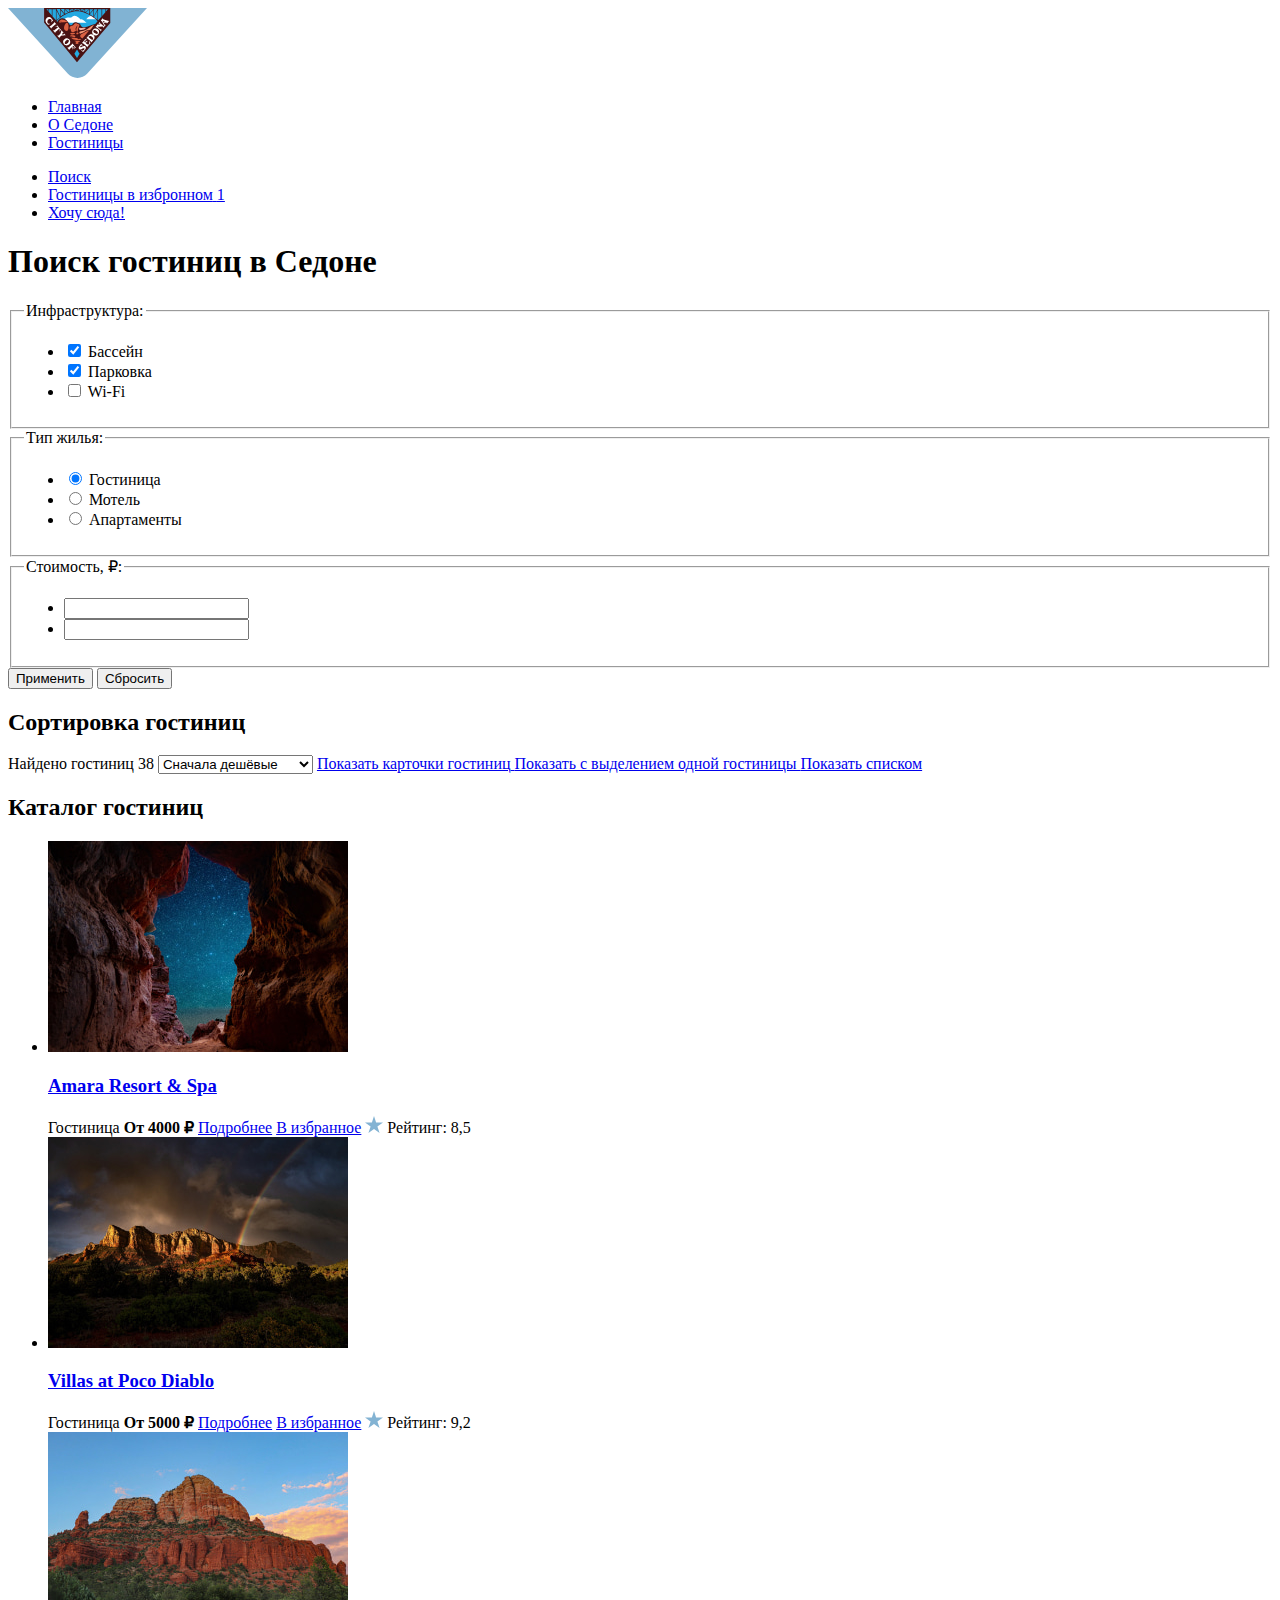
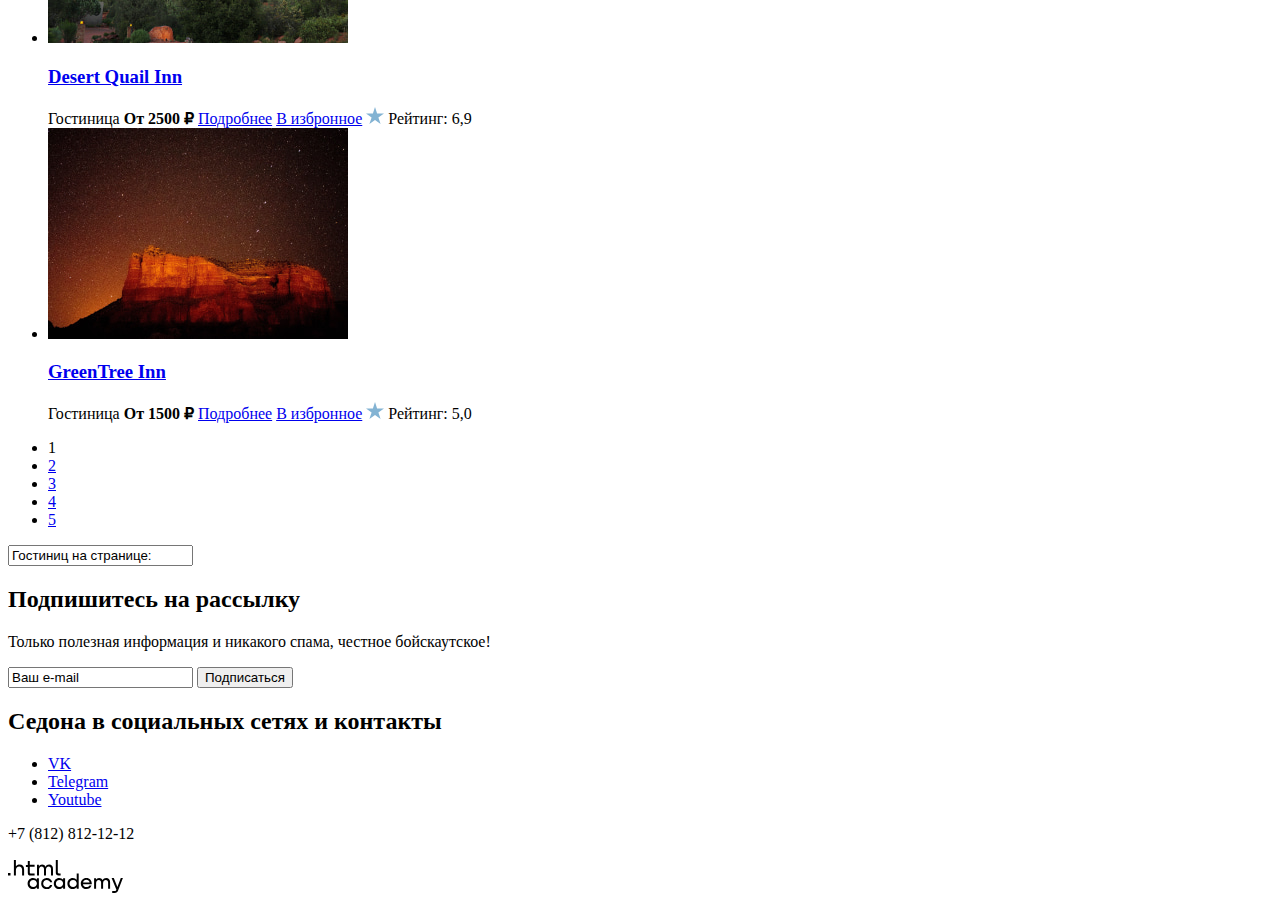
<file: 2/Catalog.html>
<!DOCTYPE html>
<html lang="ru">

<head>
    <meta charset="utf-8">
    <title>Каталог</title>
  <base href="https://htmlacademy-htmlcss.github.io/2052259-sedona-34/2/">
</head>

<body>
    <header class="page-header">
        <!--Шапка сайта-->
        <nav class="navigation">
            <a class="header-logo" href="index.html"><img class="header-logo" src="images/logo.svg"
                    alt="Логотип города Седона"></a>
            <ul class="navigation-list">
                <li class="navigation-item">
                    <a href="index.html" class="navigation-link navigation-link-current">Главная</a>
                </li>
                <li class="navigation-item">
                    <a href="index.html" class="navigation-link">О Седоне</a>
                </li>
                <li class="navigation-item">
                    <a href="Catalog.html" class="navigation-link">Гостиницы</a>
                </li>
            </ul>
            <!--</nav>-->
            <!--<nav class="navigation-user">-->
            <ul class="navigation-list-user">
                <li class="navigation-item-user">
                    <a href="#" class="navigation-link-user">
                        <span class="visually-hidden">Поиск</span>
                    </a>
                </li>
                <li class="navigation-item-user">
                    <!--<button type="submit" class="navigation-button-like">-->
                    <a class="navigation-link-user-like" href="#">
                        <span class="visually-hidden">Гостиницы в избронном</span>
                        <span class="number-like">1</span>
                    </a>
                </li>
                <li class="navigation-item-user">
                    <a class="button navigation-user" href="#">
                        <span class="button-navigation-user">Хочу сюда!</span>
                    </a>
                </li>
            </ul>
        </nav>
    </header>
    <section class="catalog-hotel">
        <h1 class="vissualy-hidden">Поиск гостиниц в Седоне</h1>
        <form action="https://echo.htmlacademy.ru/" method="get" class="catalog-filter">
            <fieldset class="catalog-filter-group">
                <legend class="catalog-filter-group">Инфраструктура:</legend>
                <ul class="catalog-filter-list">
                    <li class="catalog-filter-item">
                        <label class="control">
                            <input class="control-input" type="checkbox" name="pool" checked>
                            Бассейн
                        </label>
                    </li>
                    <li class="catalog-filter-item">
                        <label class="control">
                            <input class="control-input" type="checkbox" name="parking" checked>
                            Парковка
                        </label>
                    </li>
                    <li class="catalog-filter-item">
                        <label class="control">
                            <input class="control-input" type="checkbox" name="internet">
                            Wi-Fi
                        </label>
                    </li>
                </ul>
            </fieldset>
            <fieldset class="catalog-filter-group">
                <legend class="catalog-filter-group">Тип жилья:</legend>
                <ul class="catalog-filter-list">
                    <li class="catalog-filter-item">
                        <label class="control">
                            <input class="control-input" type="radio" name="catalog-house" value="hotel" checked>
                            Гостиница
                        </label>
                    </li>
                    <li class="catalog-filter-item">
                        <label class="control">
                            <input class="control-input" type="radio" name="catalog-house" value="motel">
                            Мотель
                        </label>
                    </li>
                    <li class="catalog-filter-item">
                        <label class="control">
                            <input class="control-input" type="radio" name="catalog-house" value="appartament">
                            Апартаменты
                        </label>
                    </li>
                </ul>
            </fieldset>
            <fieldset class="catalog-filter-price">
                <legend class="catalog-filter-price">Стоимость, ₽:</legend>
                <ul class="catalog-filter-list">
                    <li class="catalog-filter-item">
                        <label class="control">
                            <input class="control-input" type="" name="" checked>
                        </label>
                    </li>
                    <li class="catalog-filter-item">
                        <label class="control">
                            <input class="control-input" type="" name="">
                        </label>
                    </li>
                </ul>
            </fieldset>
            <button class="button-input" type="submit">Применить</button>
            <button class="button-reset" type="reset">Сбросить</button>
        </form>
    </section>
    <section>
        <h2 class="visually-hidden">Сортировка гостиниц</h2>
        <output class="serch-hotel">Найдено гостиниц 38</output>
        <select class="select-control" aria-label="Сортировка">
            <option value="cheap">Сначала дешёвые</option>
            <option value="expensive">Сначала дорогие</option>
            <option value="popular">Сначала популярные</option>
        </select>
        <a href="#" class="button button-list-1">
            <span class="visually-hidden">Показать карточки гостиниц</span>
        </a>
        <a href="#" class="button button-list-2">
            <span class="visually-hidden">Показать с выделением одной гостиницы </span>
        </a>
        <a href="#" class="button button-list-3">
            <span class="visually-hidden">Показать списком</span>
        </a>
    </section>
    <section class="catalog-products">
        <h2 class="visually-hidden">Каталог гостиниц</h2>
        <ul class="product-list">
            <li class="product-card">
                <a class="product-card-link-image" href="#">
                    <img class="product-card-image" src="images/catalog-hotel/hotel-1.jpg" alt="Amara Resort & Spa">
                </a>
                <a class="product-card-link-title" href="#">
                    <h3 class="product-card-title">Amara Resort & Spa</h3>
                </a>
                <span class="product-card-house">Гостиница</span>
                <b class="product-card-price">От 4000 ₽</b>
                <a class="product-card-button button-detail" href="#">Подробнее</a>
                <a class="product-card-button button-favourit" href="#">В избранное</a>
                <img class="product-card-rating-stars" src="images/stars-hotel.svg" alt="Amara Resort & Spa">
                <span class="product-card-rating">Рейтинг: 8,5</span>
            </li>
            <li class="product-card">
                <a class="product-card-link-image" href="#">
                    <img class="product-card-image" src="images/catalog-hotel/hotel-2.jpg" alt="Villas at Poco Diablo">
                </a>
                <a class="product-card-link-title" href="#">
                    <h3 class="product-card-title">Villas at Poco Diablo</h3>
                </a>
                <span class="product-card-house">Гостиница</span>
                <b class="product-card-price">От 5000 ₽</b>
                <a class="product-card-button button-detail" href="#">Подробнее</a>
                <a class="product-card-button button-favourit" href="#">В избранное</a>
                <img class="product-card-rating-stars" src="images/stars-hotel.svg" alt="Villas at Poco Diablo">
                <span class="product-card-rating">Рейтинг: 9,2</span>
            </li>
            <li class="product-card">
                <a class="product-card-link-image" href="#">
                    <img class="product-card-image" src="images/catalog-hotel/hotel-3.jpg" alt="Desert Quail Inn">
                </a>
                <a class="product-card-link-title" href="#">
                    <h3 class="product-card-title">Desert Quail Inn</h3>
                </a>
                <span class="product-card-house">Гостиница</span>
                <b class="product-card-price">От 2500 ₽</b>
                <a class="product-card-button button-detail" href="#">Подробнее</a>
                <a class="product-card-button button-favourit" href="#">В избронное</a>
                <img class="product-card-rating-stars" src="images/stars-hotel.svg" alt="Desert Quail Inn">
                <span class="product-card-rating">Рейтинг: 6,9</span>
            </li>
            <li class="product-card">
                <a class="product-card-link-image" href="#">
                    <img class="product-card-image" src="images/catalog-hotel/hotel-4.jpg" alt="GreenTree Inn">
                </a>
                <a class="product-card-link-title" href="#">
                    <h3 class="product-card-title">GreenTree Inn</h3>
                </a>
                <span class="product-card-house">Гостиница</span>
                <b class="product-card-price">От 1500 ₽</b>
                <a class="product-card-button button-detail" href="#">Подробнее</a>
                <a class="product-card-button button-favourit" href="#">В избронное</a>
                <img class="product-card-rating-stars" src="images/stars-hotel.svg" alt="GreenTree Inn">
                <span class="product-card-rating">Рейтинг: 5,0</span>
            </li>
        </ul>
        <ul class="pagination">
            <li class="pagination-item">
                <a class="pagination-link pagination-current">1</a>
            </li>
            <li class="pagination-item">
                <a class="pagination-link" href="#">2</a>
            </li>
            <li class="pagination-item">
                <a class="pagination-link" href="#">3</a>
            </li>
            <li class="pagination-item">
                <a class="pagination-link" href="#">4</a>
            </li>
            <li class="pagination-item">
                <a class="pagination-link" href="#">5</a>
            </li>
        </ul>
        <label class="product-card">
            <input class="product-card" type="text" value="Гостиниц на странице:">
        </label>
    </section>
    </main>

    <footer class="paige-footer">
        <!--Подвал сайта-->
        <section class="subscribe-user">
            <!--<img class="subscribe-user" src="#" alt="Фон подписки">-->
            <h2 class="subscribe-user">Подпишитесь на рассылку</h2>
            <p class="subscribe-user">Только полезная информация и никакого спама, честное бойскаутское!</p>
            <form action="https://echo.htmlacademy.ru/" method="post">
                <input class="subscribe-form" type="email" placeholder="email@example.com" name="subscribe-email"
                    value="Ваш e-mail">
                <button class="button" type="submit">Подписаться</button>
            </form>
        </section>
        <section class="footer-social">
            <h2 class="visually-hidden">Седона в социальных сетях и контакты</h2>
            <ul class="footer-social-list">
                <li class="footer-social-item">
                    <a class="button" href="https://vk.com/htmlacademy">
                        <span class="visually-hidden">VK</span>
                    </a>
                </li>
                <li class="footer-social-item">
                    <a class="button" href="https://t.me/htmlacademy">
                        <span class="visually-hidden">Telegram</span>
                    </a>
                </li>
                <li class="footer-social-item">
                    <a class="button" href="https://www.youtube.com/user/htmlacademyru">
                        <span class="visually-hidden">Youtube</span>
                    </a>
                </li>
            </ul>
        </section>
        <div class="footer-contact">
            <p class="contact-tel">+7 (812) 812-12-12</p>
        </div>
        <div class="footer-logo">
            <img class="footer-logo" src="images/logo_htmlacademy.svg" alt="footer-logo">
        </div>
    </footer>
</body>

</html>
</file>
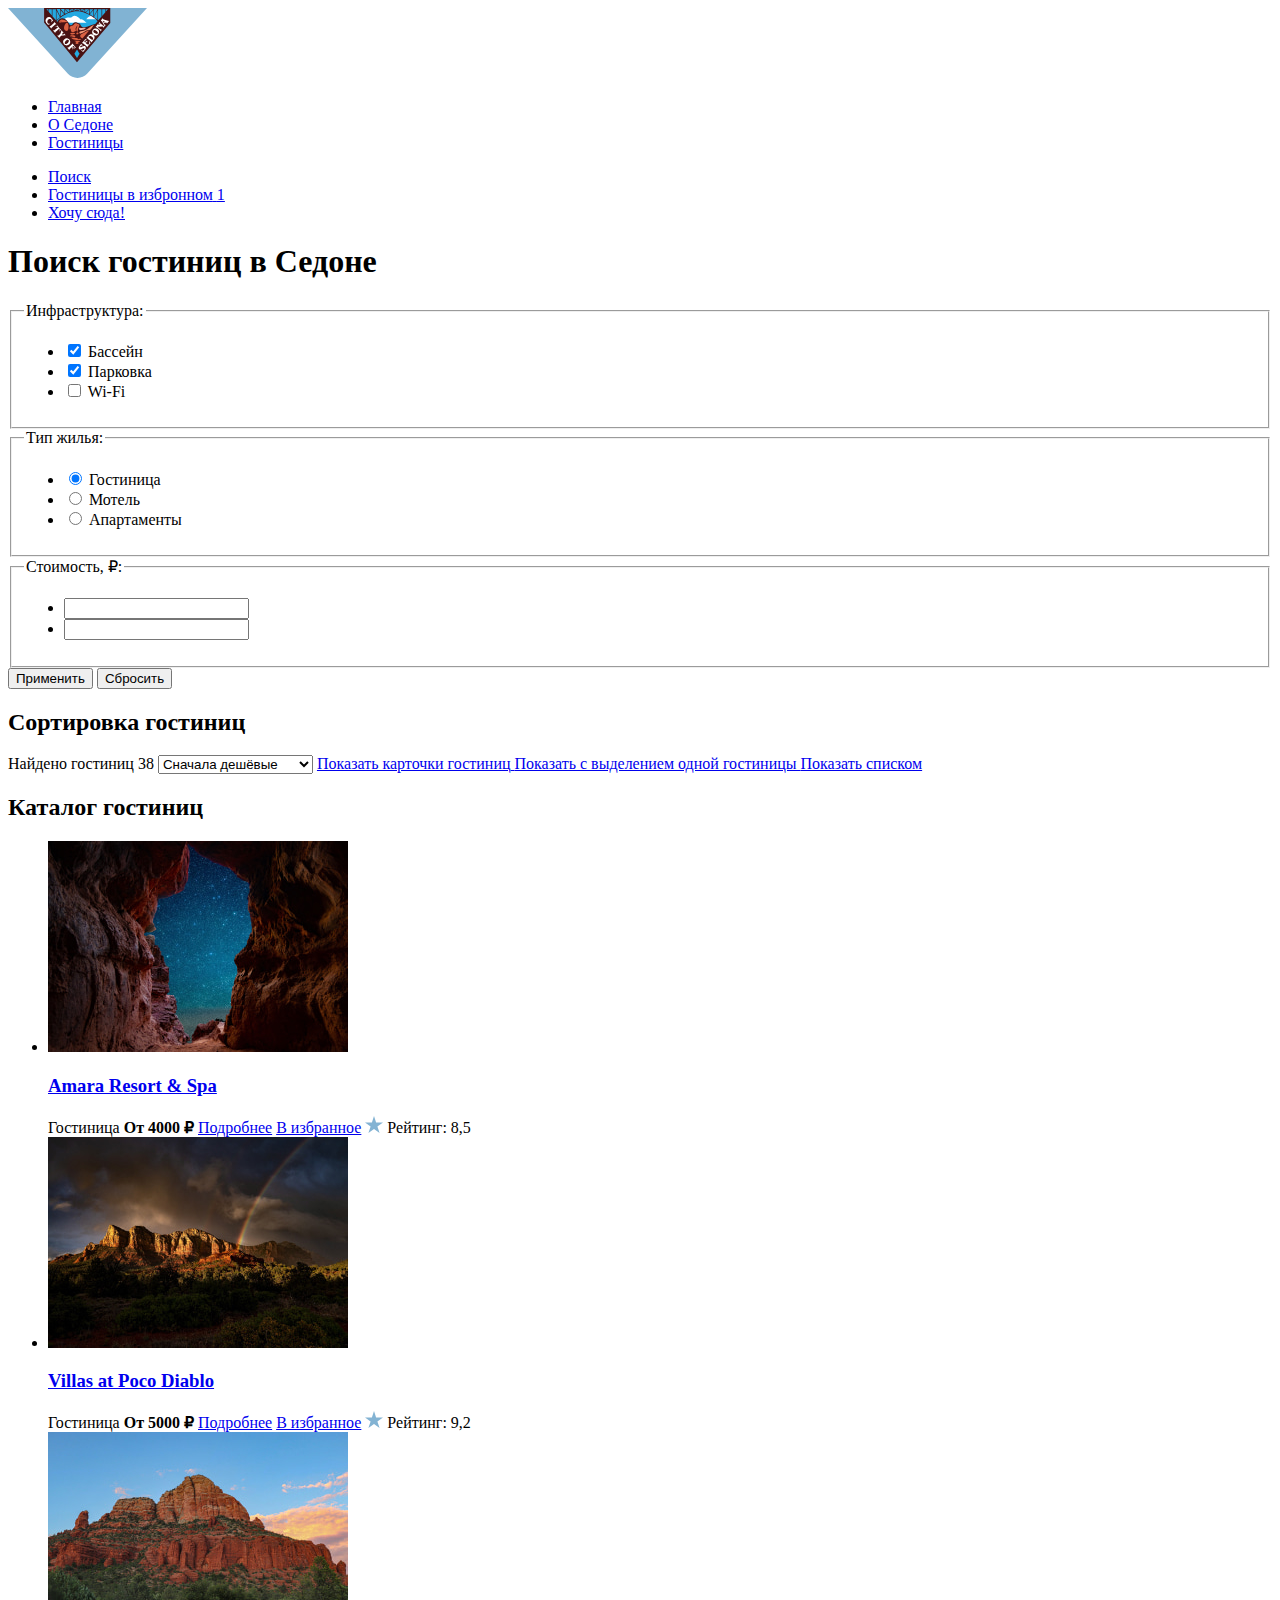
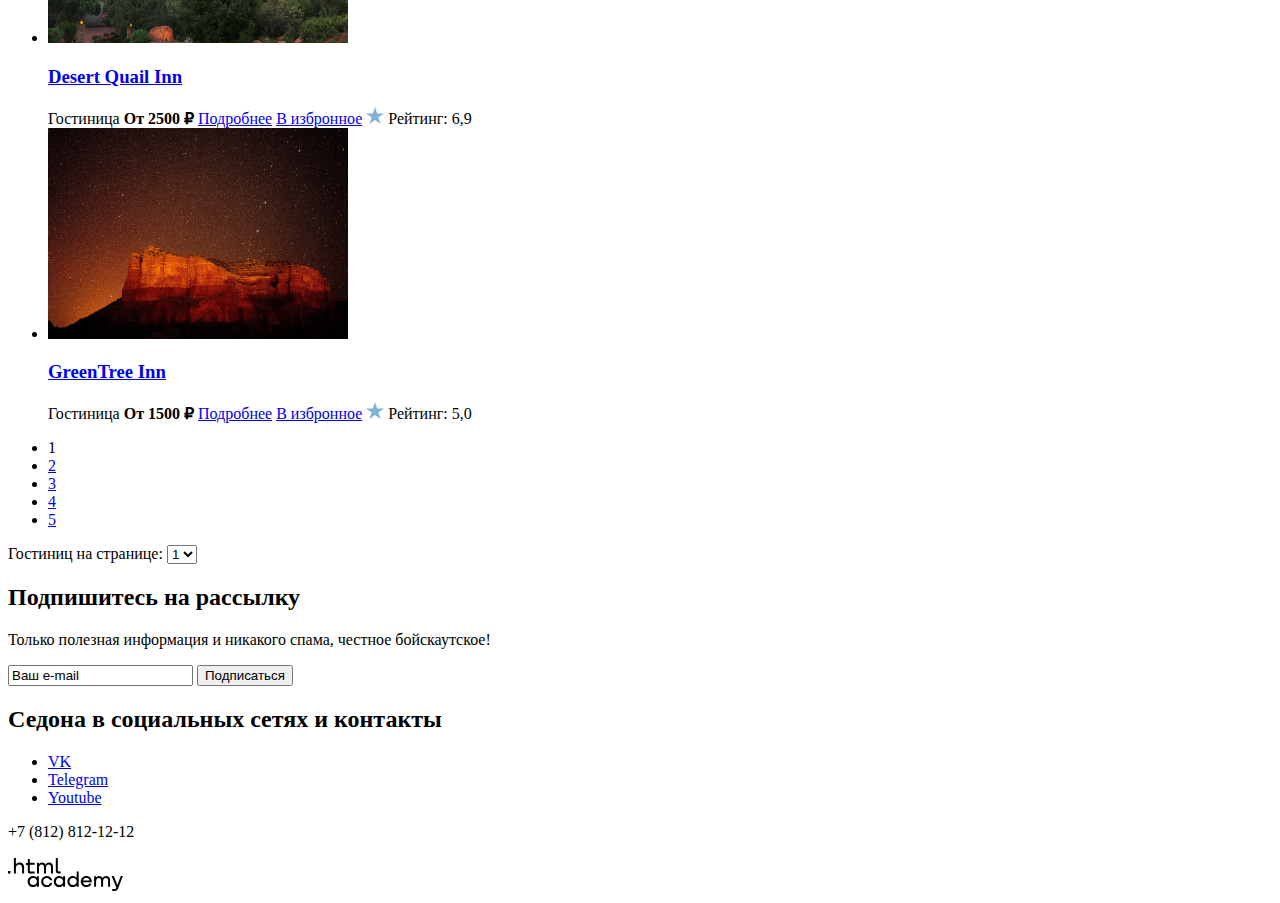
<file: 3/Catalog.html>
<!DOCTYPE html>
<html lang="ru">

<head>
    <meta charset="utf-8">
    <title>Каталог</title>
  <base href="https://htmlacademy-htmlcss.github.io/2052259-sedona-34/3/">
</head>

<body>
    <header class="page-header">
        <!--Шапка сайта-->
        <nav class="navigation">
            <a class="header-logo" href="index.html"><img class="header-logo" src="images/logo.svg"
                    alt="Логотип города Седона"></a>
            <ul class="navigation-list">
                <li class="navigation-item">
                    <a href="index.html" class="navigation-link navigation-link-current">Главная</a>
                </li>
                <li class="navigation-item">
                    <a href="index.html" class="navigation-link">О Седоне</a>
                </li>
                <li class="navigation-item">
                    <a href="Catalog.html" class="navigation-link">Гостиницы</a>
                </li>
            </ul>
            <ul class="navigation-list-user">
                <li class="navigation-item-user">
                    <a href="#" class="navigation-link-user">
                        <span class="visually-hidden">Поиск</span>
                    </a>
                </li>
                <li class="navigation-item-user">
                    <a class="navigation-link-user-like" href="#">
                        <span class="visually-hidden">Гостиницы в избронном</span>
                        <span class="number-like">1</span>
                    </a>
                </li>
                <li class="navigation-item-user">
                    <a class="button navigation-user" href="#">
                        <span class="button-navigation-user">Хочу сюда!</span>
                    </a>
                </li>
            </ul>
        </nav>
    </header>
    <section class="catalog-hotel">
        <h1 class="vissualy-hidden">Поиск гостиниц в Седоне</h1>
        <form action="https://echo.htmlacademy.ru/" method="get" class="catalog-filter">
            <fieldset class="catalog-filter-group">
                <legend class="catalog-filter-group">Инфраструктура:</legend>
                <ul class="catalog-filter-list">
                    <li class="catalog-filter-item">
                        <label class="control">
                            <input class="control-input" type="checkbox" name="pool" checked>
                            Бассейн
                        </label>
                    </li>
                    <li class="catalog-filter-item">
                        <label class="control">
                            <input class="control-input" type="checkbox" name="parking" checked>
                            Парковка
                        </label>
                    </li>
                    <li class="catalog-filter-item">
                        <label class="control">
                            <input class="control-input" type="checkbox" name="internet">
                            Wi-Fi
                        </label>
                    </li>
                </ul>
            </fieldset>
            <fieldset class="catalog-filter-group">
                <legend class="catalog-filter-group">Тип жилья:</legend>
                <ul class="catalog-filter-list">
                    <li class="catalog-filter-item">
                        <label class="control">
                            <input class="control-input" type="radio" name="catalog-house" value="hotel" checked>
                            Гостиница
                        </label>
                    </li>
                    <li class="catalog-filter-item">
                        <label class="control">
                            <input class="control-input" type="radio" name="catalog-house" value="motel">
                            Мотель
                        </label>
                    </li>
                    <li class="catalog-filter-item">
                        <label class="control">
                            <input class="control-input" type="radio" name="catalog-house" value="appartament">
                            Апартаменты
                        </label>
                    </li>
                </ul>
            </fieldset>
            <fieldset class="catalog-filter-price">
                <legend class="catalog-filter-price">Стоимость, ₽:</legend>
                <ul class="catalog-filter-list">
                    <li class="catalog-filter-item">
                        <label class="control">
                            <input class="control-input" type="" name="" checked>
                        </label>
                    </li>
                    <li class="catalog-filter-item">
                        <label class="control">
                            <input class="control-input" type="" name="">
                        </label>
                    </li>
                </ul>
            </fieldset>
            <button class="button-input" type="submit">Применить</button>
            <button class="button-reset" type="reset">Сбросить</button>
        </form>
    </section>
    <section>
        <h2 class="visually-hidden">Сортировка гостиниц</h2>
        <output class="serch-hotel">Найдено гостиниц 38</output>
        <select class="select-control-price-hotel" aria-label="Сортировка">
            <option value="cheap">Сначала дешёвые</option>
            <option value="expensive">Сначала дорогие</option>
            <option value="popular">Сначала популярные</option>
        </select>
        <a href="#" class="button button-list-1">
            <span class="visually-hidden">Показать карточки гостиниц</span>
        </a>
        <a href="#" class="button button-list-2">
            <span class="visually-hidden">Показать с выделением одной гостиницы </span>
        </a>
        <a href="#" class="button button-list-3">
            <span class="visually-hidden">Показать списком</span>
        </a>
    </section>
    <section class="catalog-products">
        <h2 class="visually-hidden">Каталог гостиниц</h2>
        <ul class="product-list">
            <li class="product-card">
                <a class="product-card-link-image" href="#">
                    <img class="product-card-image" src="images/catalog-hotel/hotel-1.jpg" alt="Amara Resort & Spa">
                </a>
                <a class="product-card-link-title" href="#">
                    <h3 class="product-card-title">Amara Resort & Spa</h3>
                </a>
                <span class="product-card-house">Гостиница</span>
                <b class="product-card-price">От 4000 ₽</b>
                <a class="product-card-button button-detail" href="#">Подробнее</a>
                <a class="product-card-button button-favourit" href="#">В избранное</a>
                <img class="product-card-rating-stars" src="images/stars-hotel.svg" alt="Amara Resort & Spa">
                <span class="product-card-rating">Рейтинг: 8,5</span>
            </li>
            <li class="product-card">
                <a class="product-card-link-image" href="#">
                    <img class="product-card-image" src="images/catalog-hotel/hotel-2.jpg" alt="Villas at Poco Diablo">
                </a>
                <a class="product-card-link-title" href="#">
                    <h3 class="product-card-title">Villas at Poco Diablo</h3>
                </a>
                <span class="product-card-house">Гостиница</span>
                <b class="product-card-price">От 5000 ₽</b>
                <a class="product-card-button button-detail" href="#">Подробнее</a>
                <a class="product-card-button button-favourit" href="#">В избранное</a>
                <img class="product-card-rating-stars" src="images/stars-hotel.svg" alt="Villas at Poco Diablo">
                <span class="product-card-rating">Рейтинг: 9,2</span>
            </li>
            <li class="product-card">
                <a class="product-card-link-image" href="#">
                    <img class="product-card-image" src="images/catalog-hotel/hotel-3.jpg" alt="Desert Quail Inn">
                </a>
                <a class="product-card-link-title" href="#">
                    <h3 class="product-card-title">Desert Quail Inn</h3>
                </a>
                <span class="product-card-house">Гостиница</span>
                <b class="product-card-price">От 2500 ₽</b>
                <a class="product-card-button button-detail" href="#">Подробнее</a>
                <a class="product-card-button button-favourit" href="#">В избронное</a>
                <img class="product-card-rating-stars" src="images/stars-hotel.svg" alt="Desert Quail Inn">
                <span class="product-card-rating">Рейтинг: 6,9</span>
            </li>
            <li class="product-card">
                <a class="product-card-link-image" href="#">
                    <img class="product-card-image" src="images/catalog-hotel/hotel-4.jpg" alt="GreenTree Inn">
                </a>
                <a class="product-card-link-title" href="#">
                    <h3 class="product-card-title">GreenTree Inn</h3>
                </a>
                <span class="product-card-house">Гостиница</span>
                <b class="product-card-price">От 1500 ₽</b>
                <a class="product-card-button button-detail" href="#">Подробнее</a>
                <a class="product-card-button button-favourit" href="#">В избронное</a>
                <img class="product-card-rating-stars" src="images/stars-hotel.svg" alt="GreenTree Inn">
                <span class="product-card-rating">Рейтинг: 5,0</span>
            </li>
        </ul>
        <ul class="pagination">
            <li class="pagination-item">
                <a class="pagination-link pagination-current">1</a>
            </li>
            <li class="pagination-item">
                <a class="pagination-link" href="#">2</a>
            </li>
            <li class="pagination-item">
                <a class="pagination-link" href="#">3</a>
            </li>
            <li class="pagination-item">
                <a class="pagination-link" href="#">4</a>
            </li>
            <li class="pagination-item">
                <a class="pagination-link" href="#">5</a>
            </li>
        </ul>
        <span>Гостиниц на странице:</span>
        <select class="select-control-quantity-hotel" name="Гостиниц на странице" " aria-label=" Отображенное количество
            гостиниц после фильтра">
            <option value="first">1</option>
            <option value="second">2</option>
            <option value="third">3</option>
            <option value="fourth">4</option>
        </select>
    </section>
    </main>

    <footer class="paige-footer">
        <!--Подвал сайта-->
        <section class="subscribe-user">
            <h2 class="subscribe-user">Подпишитесь на рассылку</h2>
            <p class="subscribe-user">Только полезная информация и никакого спама, честное бойскаутское!</p>
            <form action="https://echo.htmlacademy.ru/" method="post">
                <input class="subscribe-form" type="email" placeholder="email@example.com" name="subscribe-email"
                    value="Ваш e-mail">
                <button class="button" type="submit">Подписаться</button>
            </form>
        </section>
        <section class="footer-social">
            <h2 class="visually-hidden">Седона в социальных сетях и контакты</h2>
            <ul class="footer-social-list">
                <li class="footer-social-item">
                    <a class="button" href="https://vk.com/htmlacademy">
                        <span class="visually-hidden">VK</span>
                    </a>
                </li>
                <li class="footer-social-item">
                    <a class="button" href="https://t.me/htmlacademy">
                        <span class="visually-hidden">Telegram</span>
                    </a>
                </li>
                <li class="footer-social-item">
                    <a class="button" href="https://www.youtube.com/user/htmlacademyru">
                        <span class="visually-hidden">Youtube</span>
                    </a>
                </li>
            </ul>
        </section>
        <div class="footer-contact">
            <p class="contact-tel">+7 (812) 812-12-12</p>
        </div>
        <div class="footer-logo">
            <img class="footer-logo" src="images/logo_htmlacademy.svg" alt="footer-logo">
        </div>
    </footer>
</body>

</html>
</file>
<file: styles/styles.css>
@font-face {
    font-family: "PT Sans";
    font-weight: 400;
    font-style: normal;
    src: url("../fonts/ptsans-400.woff2") format("woff2");
    font-display: swap;
}

@font-face {
    font-family: "PT Sans";
    font-style: normal;
    font-weight: 700;
    src: url("../fonts/ptsans-700.woff2") format("woff2");
    font-display: swap;
}

html {
    height: 100%;
    width: 100%;
    background-color: #F2F2F2;
}

body {
    width: 1280px;
    background-color: #F2F2F2;
    margin: 0 auto;
    min-height: 100%;
    font-family: "PT Sans", sans-serif;
    font-size: 22px;
    line-height: 26px;
    color: black;
}

.page-header {
    width: 1200px;
    background-color: #FFFFFF;
    margin: 0 auto;
}


.navigation {
    display: flex;
    width: 1200px;
    margin: 0 auto;
}

.header-logo {
    display: block;
    position: absolute;
    width: 140px;
    margin-left: 70px;
    margin-right: 28px;
    z-index: 1;
}

.navigation-list {
    display: flex;
    flex-wrap: wrap;
    position: relative;
    margin: 0;
    margin-top: -1px;
    padding: 0;
    padding-left: 239px;
    width: 390px;
    list-style-type: none;
}

.navigation-item {
    position: relative;
    display: flex;
    flex-wrap: wrap;
    padding: 20px 17px;
    display: flex;
    flex-wrap: wrap;
    display: block;
}

.navigation-user {
    display: flex;
    flex-wrap: wrap;
    min-width: 265px;
    margin: 0;
    margin-left: auto;
    padding: 0px;
}

.navigation-item-user {
    position: relative;
    display: flex;
    flex-wrap: wrap;
    display: block;
    min-width: 42px;
    padding-top: 14px;
}

.navigation-link {
    font-size: 20px;
    font-weight: 700;
    color: black;
    text-align: left;
    text-decoration: none;
    padding-top: 19px;
    padding-bottom: 19px;
}

.navigation-link-current::before {
    position: absolute;
    right: 16px;
    bottom: 0;
    left: 16px;
    border: 1px solid #756257;
    content: "";
}

.navigation-icon {
    position: absolute;
    top: 22px;
    right: 0;
    bottom: 0;
    left: 66px;
    margin: auto;
    margin: 0;
}

.figure {
    padding: 14px 2px 1px 14px;
    top: 0;
}

.navigation-btn {
    padding-left: 76px;
    padding-top: 15px;
}

.button-navigation-user {
    display: inline-block;
    padding: 9px 35px 9px 35px;
    border: none;
    border-radius: 4px;
    cursor: pointer;
    font-size: 16px;
    line-height: 20px;
    text-align: center;
    font-weight: 700;
    color: #ffffff;
    background-color: #756157;
    text-decoration: none;
    text-transform: uppercase;
}

.button-navigation-user:hover {
    background-color: #615048;
}

.button-navigation-user:focus {
    background-color: #615048;
}

.button-navigation-user:active {
    color: rgba(255, 255, 255, 0.3);
    background-color: #756157;
}

.button-navigation-user:disabled:hover {
    background-color: #E5E5E5;
    color: #FFFFFF;
    cursor: default;
}

.main-container {
    flex-grow: 1;
    width: 1200px;
    background-color: #FFFFFF;
    margin: 0 auto;
}

.page-container {
    width: 1200px;
    margin: 0 auto;
}

.main-welcome-logo {
    background-image: url(../images/divider-main.svg), url("../images/index-background.jpg");
    background-size: 100% auto, cover;
    background-repeat: no-repeat, no-repeat;
    background-position: bottom, top;
    margin: 0 auto;
    padding-top: 50px;
    min-height: 434px;
}

.logo-welcome {
    display: block;
    margin: 0 auto;
}

.main-welcome {
    display: block;
    text-transform: uppercase;
    margin: 0 auto;
    padding-bottom: 31px;
    font-size: 30px;
    line-height: 36px;
    text-align: center;
    font-weight: 700;
    padding-top: 62px;
}

.visually-hidden {
    position: absolute;
    width: 1px;
    height: 1px;
    margin: -1px;
    padding: 0;
    border: 0;
    clip: rect(0 0 0 0);
    overflow: hidden;
}

.main-welcome-text {
    min-height: 282px;
}

.welcome-text {
    display: block;
    margin: 0 auto;
    color: #333333;
    text-align: center;
}

.advantages-list-icon {
    display: flex;
    flex-wrap: wrap;
    padding: 0;
}

.advantages-item:first-child {
    width: 100%;
}

.advantages-list {
    margin: 0;
    padding: 0;
    display: flex;
    flex-wrap: wrap;
    list-style-type: none;
    text-align: center;
}

.advantages-real-city,
.advantages-devil-bridge {
    padding: 92px 85px;
}

.advantages-housing,
.advantages-food,
.advantages-souvenir {
    padding-top: 80px;
}

.advantages-small-area,
.advantages-beautiful-road,
.advantages-little-tourists {
    padding: 103px 85px;
}

.advantages-item,
.advantages-description-block {
    width: 400px;
    min-height: 384px;
    list-style-type: none;
    padding: 0;
}

.advantages-title,
.advantages-title-block {
    margin: 0;
    text-transform: uppercase;
    font-size: 24px;
    line-height: 28px;
    font-weight: 700;
}

.advantages-title-block {
    padding-top: 27px;
    padding-bottom: 29px;
}

.advantages-description {
    margin: 30px auto;
    font-size: 18px;
    line-height: 21px;
}

.advantages-description-text {
    font-size: 18px;
    line-height: 21px;
    margin: 0;
}

.real-town,
.devil-bridge {
    color: #ffffff;
    background-color: #82B3D3;
    width: 100%;
    display: flex;
}

.souvenir,
.housing,
.small-area,
.little-tourists {
    background-color: rgba(131, 179, 211, 0.12);
    color: #333333;
}

.beautiful-road {
    background-color: rgba(131, 179, 211, 0.2);
    color: #333333;
}

.housing-text {
    padding-right: 117px;
    padding-left: 114px;
}

.food-text {
    padding-right: 87px;
    padding-left: 85px;
}

.souvenir-text {
    padding-right: 54px;
    padding-left: 50px;
}

.food {
    color: #333333;
}

.serch-hotel-main {
    min-height: 417px;
}

.serch-hotel-title {
    margin: 0 auto;
    padding-bottom: 29px;
    padding-top: 88px;
    font-size: 30px;
    line-height: 36px;
    font-weight: 700;
    text-align: center;
    text-transform: uppercase;
}

.serch-hotel-text {
    margin: 0 auto;
    font-size: 22px;
    line-height: 26px;
    font-weight: 400;
    text-transform: none;
    text-align: center;
    color: #333333;
}

.serch-hotel-text2 {
    padding-bottom: 56px;
    padding-right: 18px;
}

.button-serchhotel {
    text-align: center;
    padding-top: 12px;
}

.button-serch-hotel {
    margin: 0 auto;
    padding: 17px 151px 17px 151px;
    border: none;
    border-radius: 5px;
    cursor: pointer;
    width: 545px;
    font-size: 20px;
    line-height: 36px;
    font-weight: 700;
    color: #ffffff;
    background-color: #756157;
    text-align: center;
    text-decoration: none;
    text-transform: uppercase;
}

.button-serch-hotel:hover {
    background-color: #615048;
}

.button-serch-hotel:focus {
    background-color: #615048;
}

.button-serch-hotel:active {
    color: rgba(255, 255, 255, 0.3);
    background-color: #756157;
}

.button-serch-hotel:disabled:hover {
    background-color: #E5E5E5;
    color: #FFFFFF;
    cursor: default;
}

.subscribe-form {
    font-family: 'PT Sans', serif;
    padding-left: 28px;
    width: 576px;
    border-radius: 12px 0 0 12px;
    background: #F2F2F2;
    border: none;
    font-size: 18px;
    line-height: 21px;
}

.subscribe-user {
    background-image: url("../images/subscribe-background.jpg");
    background-size: 100%;
    background-repeat: no-repeat;
    background-size: cover;
    min-width: 1200px;
    min-height: 411px;
    margin: 0 auto;
    text-align: center;
    color: #ffffff;
}

.subscribe-user-catalog {
    min-height: 411px;
    margin: 0 auto;
    text-align: center;
    color: #000000;
    padding-top: 3px;
    padding-right: 8px;
}

.paige-footer {
    width: 1200px;
    background-color: #FFFFFF;
    margin: 0 auto;
}

.subscribe-user-title {
    margin: 0 auto;
    padding-top: 92px;
    padding-bottom: 28px;
    padding-left: 7px;
    font-size: 30px;
    line-height: 36px;
    font-weight: 700;
    text-transform: uppercase;
}

.subscribe-user-text {
    margin: 0 auto;
    padding-bottom: 46px;
    padding-left: 10px;
}

.subscribe-form-wrapp {
    display: flex;
    flex-wrap: wrap;
    justify-content: center;
    margin: 0 auto;
}

.subscribe-form-button {
    display: flex;
    flex-wrap: wrap;
    justify-content: center;
}

.button-subscribe-form {
    font-family: 'PT Sans', serif;
    width: 200px;
    padding: 12px 0px 12px 0px;
    border: none;
    border-radius: 0 10px 10px 0;
    cursor: pointer;
    font-size: 20px;
    line-height: 36px;
    font-weight: 700;
    text-align: center;
    color: #ffffff;
    background-color: #82B3D3;
    text-transform: uppercase;
}

.button-subscribe-form:hover {
    background-color: #68A2CA;
}

.button-subscribe-form:focus {
    background-color: #68A2CA;
}

.button-subscribe-form:active {
    color: rgba(255, 255, 255, 0.3);
    background-color: #82B3D3;
}

.button-subscribe-form:disabled:hover {
    background-color: #E5E5E5;
    color: #FFFFFF;
    cursor: default;
}

.page-footer-container {
    display: flex;
    justify-content: space-between;
    margin: 0;
    padding: 0;
    list-style-type: none;
    padding-bottom: 35px;
    padding-left: 4px;
}

.footer-social-list {
    list-style-type: none;
    display: flex;
    flex-wrap: wrap;
    width: 145px;
    padding: 0;
    padding-left: 78px;
    padding-top: 20px;
    margin: 0;
}

.footer-social-item {
    list-style-type: none;
    display: flex;
    min-width: 48px;
    min-height: 40px;
    padding: 0;
    padding-top: 21px;
}

.footer-contact {
    width: 720px;
    margin: auto;
    text-align: center;
    line-height: 40px;
    font-size: 40px;
    padding-top: 41px;
    padding-right: 12px;
}

.footer-logo {
    width: 115px;
    display: block;
    padding-top: 22px;
    padding-right: 70px;
    fill: #000;
}

.footer-logo:hover svg {
    fill: #756157;
}

.footer-logo:focus svg {
    fill: #756157;
}

.footer-logo:active svg {
    fill: rgba(117, 97, 87, 0.3);
}

.footer-logo svg:hover {
    fill: #756157;
}

.footer-logo svg:focus {
    fill: #756157;
}

.footer-logo svg:active {
    fill: rgba(117, 97, 87, 0.3);
}

.contact-tel {
    display: block;
    text-decoration: none;
    color: black;
    font-size: 40px;
    line-height: 40px;
    padding-top: 42px;
    padding-right: 10px;
}

.contact-tel:hover {
    color: #756157;
}

.contact-tel:focus {
    color: #756157;
}

.contact-tel:active {
    color: rgba(117, 97, 87, 0.3);
}

.footer-social-link {
    position: relative;
}

.footer-social-link:hover svg {
    fill: #68A2CA;
}

.footer-social-link:focus svg {
    fill: #68A2CA;
}

.footer-social-link:active svg {
    fill: rgba(104, 162, 202, 0.3);
}

.footer-social-link svg:hover {
    fill: #68A2CA;
}

.footer-social-link svg:focus {
    fill: #68A2CA;
}

.footer-social-link svg:active {
    fill: rgba(104, 162, 202, 0.3);
}

.social-icon {
    position: absolute;
    top: 0;
    right: 0;
    bottom: 0;
    left: 0;
    margin: auto;
    fill: #83B3D3;

}

.hotel-filter-catalog {
    padding-bottom: 27px;
}

.hotel-main-text {
    margin: 0;
    padding-top: 34px;
    padding-left: 70px;
    width: 495px;
}

.breadcrumb {
    display: flex;
    flex-wrap: wrap;
    position: relative;
    margin: 0;
    padding: 0;
    list-style-type: none;
}

.breadcrumb-home-button {
    position: relative;
}

.breadcrumb-home {
    position: absolute;
    top: 0px;
    right: 0;
    bottom: 0;
    left: 0;
    margin: auto;
    fill: white;
}

.navigation-link-breadcrumb:active svg {
    fill: rgba(255, 255, 255, 0.3);
}

.navigation-link-breadcrumb:hover svg {
    fill: rgba(255, 255, 255, 0.6);
}

.catalog-filter {
    display: flex;
    padding-left: 72px;
}

.catalog-filter-group {
    width: 150px;
    margin: 0;
    margin-right: 35px;
    padding: 0;
    padding-bottom: 30px;
    border: none;
}

.catalog-filter-house {
    width: 150px;
    font-size: 20px;
    line-height: 26px;
    font-weight: 700;
    margin: 0;
    margin-right: 85px;
    padding: 0;
    padding-bottom: 30px;
    border: none;
}

.catalog-filter-price {
    width: 288px;
    margin: 0;
    padding: 0;
    border: none;
}

.price-control {
    position: relative;
    display: flex;
    flex-wrap: wrap;
    justify-content: space-between;
    height: 43px;
    margin-bottom: 28px;
    font-size: 0;
    border: 2px solid #FFFFFF;
    border-radius: 4px;
}

.price-control label {
    display: inline-block;
    font-size: 14px;
    line-height: 34px;
    vertical-align: top;
    cursor: pointer;
}

.price-control .max-price,
.price-control .min-price {
    width: 140px;
    font-weight: 400;
    font-size: 18px;
    line-height: 21px;
}

.price-control input {
    width: 55px;
    margin: 0;
    padding-right: 35px;
    color: inherit;
    font: inherit;
    background: 0 0;
    border: 0;
    outline: 0;
}

.range-control {
    position: relative;
}

.range-input::-webkit-outer-spin-button,
.range-input::-webkit-inner-spin-button {
    appearance: none;
    margin: 0;
}

.price-control:after {
    position: absolute;
    top: 50%;
    left: 50%;
    content: "";
    width: 2px;
    height: 45px;
    background-color: #fff;
    transform: translate(-50%, -50%);
}

.range-control .scale {
    width: 100%;
    height: 4px;
    background: rgba(255, 255, 255, .3);
}

.range-control .bar {
    width: 80%;
    height: 4px;
    background: #fff;
}

.range-toggle {
    position: absolute;
    top: -8px;
    width: 20px;
    height: 20px;
    background: #FFFFFF;
    border: solid #fff;
    border-radius: 5px;
    cursor: pointer;
}

.price-text {
    position: absolute;
    left: 112px;
    top: 10px;
}

.price-text-max {
    position: absolute;
    left: 250px;
    top: 10px;
}

.min-price:hover {
    opacity: 0.6;
    border-radius: 4px 0px 0px 4px;
}

.range-input {
    padding-top: 12px;
    padding-left: 15px;
}

.min-price:active {
    background: #756257;
    border-radius: 4px 0px 0px 4px;
}

.max-price:hover {
    opacity: 0.6;
    border-radius: 4px 0px 0px 4px;
}

.max-price:active {
    background: #756257;
    border-radius: 4px 0px 0px 4px;
}

.min-price:focus-within {
  box-shadow: 0 0 0 5px #81b3d2, 0 0 0 3px #81b3d2 inset;
  outline: 2px solid #FFFFFF;
  border-radius: 4px 0 0 4px;
}

.max-price:focus-within {
  box-shadow: 0 0 0 5px #81b3d2, 0 0 0 3px #81b3d2 inset;
  outline: 2px solid #FFFFFF;
  border-radius: 0 4px 4px 0;
}

.range-toggle:hover {
    background: #FFFFFF;
    box-shadow: 0px 4px 10px rgba(0, 0, 0, 0.25);
}

.range-toggle:focus {
    background: #FFFFFF;
    border: 3px solid #83B3D3;
    box-shadow: 0px 4px 10px rgba(0, 0, 0, 0.25);
}

.range-toggle:active {
    background: #FFFFFF;
    border: 2px solid #83B3D3;
    box-shadow: 0px 7px 15px rgba(0, 0, 0, 0.4);
    border-radius: 5px;
}

.range-toggle-min {
    left: 0;
}

.range-toggle-max {
    left: 75%;
}

.catalog-filter-price-title {
    padding-bottom: 34px;
    padding-left: 0px;
}

.catalog-filter-list {
    list-style-type: none;
    margin: 0;
    margin-left: -1px;
    padding: 0;
}

.catalog-filter-item {
    padding-bottom: 15px;
}

.catalog-filter-item:nth-child(3n) {
    margin-bottom: 0px;
}

.control-input-check {
    cursor: pointer;
    width: 20px;
    height: 20px;
    border-radius: 2px;
    margin: 0;
}

.control-input-radio {
    cursor: pointer;
    width: 20px;
    height: 20px;
    margin: 0;
}


.button-catalog {
    display: flex;
    flex-wrap: wrap;
    flex-direction: column;
    padding-top: 60px;
    padding-left: 70px;
}

.hotel-serch-sorting {
    padding: 0;
    margin: 0 auto;
}

.hotel-result {
    display: flex;
    padding-bottom: 30px;
}

.select-control-price-hotel {
    margin-left: 190px;
    margin-right: 18px;
}

.button-select-list {
    display: flex;
    flex-wrap: wrap;
    padding: 0;
    margin: 0;
    margin-left: 76px;
    padding-left: 315px;
    padding-bottom: 45px;
    list-style-type: none;
}

.button-select-item {
    position: relative;
    min-width: 48px;
    min-height: 48px;
}

.button-list {
    position: absolute;
    top: 97px;
    right: 0;
    bottom: 0;
    left: 0;
    margin: auto;
    min-width: 48px;
    min-height: 48px;
    border: 2px solid #E5E5E5;
    border-radius: 4px;
}

.button-list:hover {
    border: 2px solid #000000;
}

.button-list:focus {
    border: 2px solid #68A2CA;
}

.button-list:active {
    border: 2px solid #000000;
}

.button-item {
    padding-top: 14px;
    padding-left: 12px;
}

.button-select-item:not(:last-child) {
    margin-right: 8px;
}

.button-item:not(:last-child) {
    margin-right: 8px;
}

.product-list {
    display: grid;
    grid-template-columns: 340px 340px 340px;
    gap: 0px 18px;
    list-style-type: none;
    width: 1056px;
    padding: 0;
    padding-left: 7px;
    margin: 0 auto;
}

.product-card {
    display: flex;
    flex-wrap: wrap;
    flex-direction: column;
    list-style-type: none;
    width: 340px;
    min-height: 438px;
    flex-grow: 1;
}

.amara-resort {
    display: flex;
    flex-wrap: wrap;
    list-style-type: none;
}

.poco-diablo {
    display: flex;
    flex-wrap: wrap;
    list-style-type: none;
}

.desert-quail {
    display: flex;
    flex-wrap: wrap;
    list-style-type: none;
}

.greentree-inn {
    display: flex;
    flex-wrap: wrap;
    list-style-type: none;
}

.product-card-content {
    display: flex;
    flex-wrap: wrap;
    flex-direction: column;
    padding: 0 20px 20px 17px;
    padding-bottom: 0;
    flex-grow: 1;
}

.list-stars-product-card {
    display: flex;
    flex-wrap: wrap;
    list-style-type: none;
    padding: 0;
}

.product-card-rating-stars {
    padding-right: 5px;
}

.list-stars-rating {
    display: flex;
    flex-wrap: wrap;
    padding: 0;
    justify-content: space-between;
}

.product-house-price {
    display: flex;
    flex-wrap: wrap;
    padding: 0;
    padding-bottom: 14px;
    justify-content: space-between;
}

.product-card-image {
    padding: 20px;
    padding-top: 47px;
    padding-bottom: 10px;
    padding-left: 18px;
}

.card-button {
    display: block;
    display: flex;
    flex-wrap: wrap;
    justify-content: space-between;
    padding: 0;
    padding-bottom: 20px;
}

.product-card-price {
    padding-right: 64px;
}


.catalog-pagination {
    display: flex;
    flex-wrap: wrap;
    align-items: baseline;
    list-style-type: none;
    width: auto;
    padding-top: 85px;
    padding-left: 70px;
}

.pagination {
    display: flex;
    flex-wrap: wrap;
    list-style-type: none;
    padding: 0;
    padding-left: 3px;
    margin-top: 35px;
    margin-bottom: 25px;
    width: 400px;
}

.pagination-item:not(:last-child) {
    margin-right: 8px;
}

.pagination-link {
    display: block;
    box-sizing: border-box;
    border-radius: 4px;
    width: 60px;
    height: 60px;
    padding: 12px 19px;
    line-height: 16px;
    color: #ffffff;
    background-color: #82B3D3;
    text-decoration: none;
}

.pagination-link-current {
    background-color: #F2F2F2;
    color: #000000;
}

.pagination-link:hover {
    background-color: #68A2CA;
    border: 1px solid #82B3D3;
}

.pagination-link:focus {
    background-color: #68A2CA;
    border: 1px solid #82B3D3;
}

.pagination-link:active {
    background-color: #82B3D3;
    border: 1px solid #82B3D3;
    color: rgba(255, 255, 255, 0.3);
}

.catalog-bottom {
    display: flex;
    flex-wrap: wrap;
    padding: 0;
    padding-left: 271px;
    margin: 0;
}

.filter-hotel {
    background-image: url("../images/filter-background.jpg");
    background-size: 100% 100%;
    background-repeat: no-repeat;
    background-size: cover;
    color: #ffffff;
}

.hotel-main-text {
    font-size: 60px;
    line-height: 78px;
    font-weight: 700;
    color: #ffffff;
}

.breadcrumb {
    position: relative;
    font-size: 16px;
    line-height: 21px;
    text-align: left;
    color: #ffffff;
    padding-top: 10px;
    padding-left: 73px;
    padding-bottom: 40px;
}

.breadcrumb-catalog {
    padding: 0;
    margin: 0;
    padding-left: 10px;
}

.breadcrumb-catalog:active {
    color: rgba(255, 255, 255, 0.3);
}

.breadcrumb-catalog:hover {
    color: rgba(255, 255, 255, 0.6);
}

.breadcrumb-arrow {
    padding-left: 10px;
}

.navigation-link-breadcrumb {
    position: relative;
    font-size: 16px;
    line-height: 21px;
    text-align: left;
    color: #ffffff;
    text-decoration: none;
    text-transform: uppercase;
}

.catalog-filter-group,
.catalog-filter-price {
    font-size: 20px;
    line-height: 26px;
    font-weight: 700;
    text-align: left;
    color: #ffffff;
}

.catalog-filter-item {
    font-size: 18px;
    line-height: 21px;
    font-weight: 400;
}

.control {
    position: relative;
    display: block;
    padding-left: 33px;
}

.control-mark {
    position: absolute;
    top: 0;
    left: 0;
    width: 20px;
    height: 20px;
    background: #FFFFFF;
    border-radius: 4px;
}

.control-input-check:hover+.control-mark {
    background: rgba(255, 255, 255, 0.6);
}

.control-input-check:focus+.control-mark {
    background: rgba(255, 255, 255, 0.6);
    outline: 3px solid #83B3D3;
}

.control-input-check:active+.control-mark {
    background: rgba(255, 255, 255, 0.3);
}

.control-input-check[type="checkbox"]:checked+.control-mark {
    background-image: url(../images/checkbox-checked.svg);
    background-repeat: no-repeat;
}

.control-input-radio+.control-mark {
    border-radius: 50%;
}

.control-input-radio:hover+.control-mark {
    background: rgba(255, 255, 255, 0.6);
}

.control-input-radio:focus+.control-mark {
    background: rgba(255, 255, 255, 0.6);
    outline: 3px solid #83B3D3;
}

.control-input-radio:active+.control-mark {
    background: rgba(255, 255, 255, 0.3);
}

.control-input-radio[type="radio"]:checked+.control-mark {
    background-image: url(../images/radio-button-checked.svg);
    background-repeat: no-repeat;
}

.control-label {
    padding-left: 6px;
}

.button-input-catalog {
    font-family: 'PT Sans', serif, sans-serif;
    font-size: 16px;
    line-height: 20px;
    font-weight: 700;
    color: #ffffff;
    padding: 15px;
    padding-left: 34px;
    padding-right: 36px;
    padding-top: 14px;
    background-color: #82B3D3;
    text-align: center;
    text-transform: uppercase;
    border: none;
    border-radius: 4px;
    cursor: pointer;
}

.button-input-catalog:hover {
    background-color: #68A2CA;
}

.button-input-catalog:focus {
    background-color: #68A2CA;
}

.button-input-catalog:active {
    color: rgba(255, 255, 255, 0.3);
    background-color: #82B3D3;
}

.button-input-catalog:disabled:hover {
    background-color: #E5E5E5;
    color: #FFFFFF;
    cursor: default;
}

.button-reset-catalog {
    font-family: 'PT Sans', serif, sans-serif;
    font-size: 16px;
    line-height: 20px;
    margin: 0 auto;
    margin-top: 15px;
    padding: 5px 10px;
    text-align: center;
    color: #ffffff;
    border: none;
    border-radius: 4px;
    cursor: pointer;
    background: rgba(0, 0, 0, -0.75);
}

.button-reset-catalog:hover {
    opacity: 0.6;
}

.button-reset-catalog:focus {
    outline: 3px solid #83B3D3;
    border-radius: 4px;
}

.button-reset-catalog:active {
    opacity: 0.3;
}

.serch-hotel {
    padding-top: 62px;
    padding-left: 72px;
    font-size: 30px;
    line-height: 36px;
    font-weight: 700;
    text-transform: uppercase;
}

.select {
    position: relative;
    display: flex;
    align-items: center;
    width: 168px;
}

.select-control-price-hotel {
    width: 100%;
    padding: 8px 19px;
    padding-right: 48px;
    font: inherit;
    background-image: url("../images/vector-select.svg");
    background-repeat: no-repeat;
    background-position: right 16px center;
    appearance: none;
}

.select-control-price-hotel {
    color: #333333;
}

.select-control-price-hotel {
    margin-top: 53px;
    font-size: 18px;
    line-height: 21px;
    min-width: 290px;
    padding-top: 13px;
    padding-bottom: 11px;
    border: 2px solid #E5E5E5;
    border-radius: 4px;
}

.select-control-price-hotel:hover {
    border: 2px solid #68A2CA;
}

.select-control-price-hotel:focus {
    border: 2px solid #68A2CA;
}

.select-control-price-hotel:active {
    border: 2px solid #3F5E72;
}

.select-control-price-hotel:disabled:hover {
    border: 2px solid rgba(0, 0, 0, 0.3);
    cursor: default;
}

.product-card-house {
    font-size: 18px;
    line-height: 21px;
    color: #333333;
}

.product-card-price {
    font-size: 18px;
    line-height: 21px;
    font-weight: 400;
    color: #333333;
}

.product-card-rating {
    font-size: 16px;
    line-height: 25px;
    color: #333333;
    padding-right: 25px;
    padding-top: 2px;
}

.product-card-button {
    font-size: 16px;
    line-height: 20px;
    font-weight: 700;
    color: #ffffff;
    background-color: #82B3D3;
    text-align: center;
    text-decoration: none;
    text-transform: uppercase;
    border-radius: 4px;
    padding: 8px;
    padding-left: 23px;
    padding-right: 23px;
}

.button-detail {
    background-color: #756157;
    padding-left: 26px;
    padding-right: 26px;
    padding-top: 12px;
}

.button-detail:hover {
    background-color: #615048;
}

.button-detail:focus {
    background-color: #615048;
}

.button-detail:active {
    color: rgba(255, 255, 255, 0.3);
    background-color: #756157;
}

.button-detail:disabled:hover {
    background-color: #E5E5E5;
    color: #FFFFFF;
    cursor: default;
}

.button-favourit {
    padding-left: 20px;
    padding-right: 22px;
    padding-top: 12px;
}


.button-favourit.current {
    background: #7DB54F;
    padding-left: 16px;
    padding-right: 21px;
}

.button-favourit:hover {
    background-color: #68A2CA;
}

.button-favourit:focus {
    background-color: #68A2CA;
}

.button-favourit:active {
    color: rgba(255, 255, 255, 0.3);
    background-color: #82B3D3;
}

.button-favourit:disabled:hover {
    background-color: #E5E5E5;
    color: #FFFFFF;
    cursor: default;
}

.product-card-title {
    font-size: 24px;
    line-height: 28px;
    font-weight: 700;
    color: black;
    padding: 0;
    margin: 0;
    padding-bottom: 16px;
}

.product-card-link-title {
    text-decoration: none;
}

.pagination-link {
    font-size: 20px;
    line-height: 36px;
    font-weight: 700;
    text-align: center;
}

.select-hotel {
    font-size: 18px;
    line-height: 21px;
    color: #333333;
    margin-right: 43px;
}

.select-control-quantity-hotel {
    display: flex;
    flex-wrap: wrap;
    font-size: 18px;
    line-height: 21px;
    color: #333333;
}

.select-quantity-hotel {
    margin-left: 8px;
    border: 2px solid #E5E5E5;
    border-radius: 4px;
}

.select-quantity-hotel {
    width: 100%;
    padding: 13px 18px;
    font: inherit;
    background-image: url("../images/vector-select.svg");
    background-repeat: no-repeat;
    background-position: right 16px center;
    appearance: none;
}

.select-quantity-hotel:hover {
    border: 2px solid #68A2CA;
}

.select-quantity-hotel:focus {
    border: 2px solid #68A2CA;
}

.select-quantity-hotel:active {
    border: 2px solid #3F5E72;
}

.select-quantity-hotel:disabled:hover {
    border: 2px solid rgba(0, 0, 0, 0.3);
    cursor: default;
}

.modal-container {
    position: fixed;
    top: 0;
    left: 0;
    display: flex;
    width: 100%;
    height: 100%;
    background-color: rgba(242, 242, 242, 0.8);
    ;
}

.modal {
    position: relative;
    margin: auto;
    padding: 0;
    background-color: #ffffff;
    box-shadow: 0px 25px 50px rgba(0, 0, 0, 0.15);
    border-radius: 30px;
}

.modal-auth {
    width: 715px;
    min-height: 561px;
    margin-top: 400px;
}

.modal-close-button {
    position: absolute;
    padding: 0;
    top: 53px;
    right: 71px;
    width: 53px;
    height: 53px;
    border-radius: 50%;
    background-color: #F2F2F2;
    border: none;
    background-image: url("../images/btn-close-modal.svg");
    background-repeat: no-repeat;
    background-position: center;
    cursor: pointer;
}


.modal-close-button:hover {
    background-color: #E6E6E6;
}

.modal-close-button:focus {
    background: #E6E6E6;
    border: 3px solid #83B3D3;
}

.modal-close-button:active {
    background-color: #E6E6E6;
    opacity: 0.3;
}

/*ОТКРЫТИЕ/ЗАКРЫТИЕ Модадьного Окна*/
.modal-close {
    display: none;
}

.modal-title {
    font-family: 'PT Sans', serif, sans-serif;
    font-style: normal;
    font-weight: 700;
    font-size: 30px;
    line-height: 36px;
    text-transform: uppercase;
    color: #000000;
    margin-top: 62px;
    padding-left: 68px;
}

.arrival-form,
.departure-form {
    position: relative;
    margin-bottom: 5px;
}

.search-form .date {
    width: 400px;
    padding: 10px;
}

.search-form input[type=text],
.search-form label {
    margin: 45px 0 15px 69px;
    font-size: 20px;
    line-height: 26px;
    font-family: "PT Sans", Arial, sans-serif;
    font-weight: 700;
    color: #000;
}

.search-form input[type=text] {
    background: #F2F2F2;
    border-radius: 4px;
    font-weight: 400;
    font-size: 18px;
    line-height: 21px;
    margin-left: 38px;
    padding-left: 13px;
    margin-top: 33px;
    margin-bottom: 7px;
    opacity: 0.6;
}

.date:hover {
    background-color: #E6E6E6;
}

.date:focus {
    background-color: #E6E6E6;
    border: 3px solid #83B3D3;
    border-radius: 4px;
}

.date:active {
    background: #FFFFFF;
    border: 2px solid #000000;
    border-radius: 4px;
}

.arrival-form label,
.departure-form label {
    display: block;
    float: left;
    width: 121px;
    margin-top: 44px;
}

.search-form .btn-calendar {
    position: absolute;
    top: 117px;
    right: 89px;
    content: "";
    width: 15px;
    height: 15px;
    font-size: 0;
    border: 0;
    outline: 0;
    cursor: pointer;
    background: url(../images/modal-calendar.svg) no-repeat center;
}

.search-form .btn-departure {
    top: 51px;
}

.modal-text {
    position: absolute;
    font-family: 'PT Sans', serif, sans-serif;
    font-style: normal;
    font-weight: 400;
    font-size: 16px;
    line-height: 21px;
    display: flex;
    align-items: flex-end;
    color: #333333;
    padding-top: 2px;
    padding-left: 225px;
}

.arrival-text {
    color: #FF5757;
}

.adults-form,
.children-form {
    position: relative;
}

.adults-form {
    min-width: 370px;
    margin: 0;
    float: left;
    margin-right: 44px;
}

.adults-form label {
    margin-right: 21px;
}

.children-form label {
    margin: 0;
}

.form-label-modal {
    position: relative;
}

.form-label-icon {
    position: relative;
}

.tooltip {
    position: absolute;
}

.btn-info-modal {
    position: absolute;
    top: 46px;
    width: 25px;
    height: 25px;
    border: none;
    border-radius: 50%;
    background: #83B3D3;
    cursor: pointer;
}

.tooltip-icon {
    width: 100%;
    height: 50%;
    display: block;
}

.btn-info-modal:hover {
    color: #68A2CA;
}

.tooltip-text {
    align-items: center;
    width: 218px;
    min-height: 110px;
    background-color: #333333;
    box-shadow: 0px 15px 30px rgba(0, 0, 0, 0.3);
    color: #ffffff;
    font-size: 16px;
    line-height: 20px;
    font-weight: normal;
    text-transform: none;
    padding: 15px 18px 18px 22px;
    border-radius: 10px;
    position: absolute;
    margin-left: 13px;
    margin-top: 87px;
    transform: translateX(-50%);
    z-index: 1;
    display: none;
}


.btn-info-modal:hover+.tooltip-text,
.btn-info-modal:focus+.tooltip-text {
    display: block;
}


.adults-form input[type=text],
.children-form input[type=text] {
    -webkit-box-sizing: border-box;
    box-sizing: border-box;
    width: 133px;
    padding: 12px 1px;
    text-align: center;
}

.adults-form .btn-minus {
    position: absolute;
    top: 58px;
    left: 242px;
    content: "";
    width: 13px;
    height: 1px;
    font-size: 0;
    border: 0;
    outline: 0;
    cursor: pointer;
    background-color: #000000;
    opacity: 0.3;
}

.adults-form .btn-plus {
    position: absolute;
    top: 58px;
    left: 325px;
    content: "";
    width: 13px;
    height: 1px;
    font-size: 0;
    border: 0;
    outline: 0;
    cursor: pointer;
    background-color: #000000;
    opacity: 0.3;
}

.children-form .btn-minus {
    position: absolute;
    top: 58px;
    left: 530px;
    content: "";
    width: 13px;
    height: 1px;
    font-size: 0;
    border: 0;
    outline: 0;
    cursor: pointer;
    background-color: #000000;
    opacity: 0.3;
}

.children-form .btn-plus {
    position: absolute;
    top: 58px;
    left: 611px;
    content: "";
    width: 13px;
    height: 1px;
    font-size: 0;
    border: 0;
    outline: 0;
    cursor: pointer;
    background-color: #000000;
    opacity: 0.3;
}

.search-form .btn-search {
    display: block;
    width: 572px;
    padding: 12px 180px;
    margin: 0 auto;
    margin-top: 31px;
    text-align: center;
    font-size: 20px;
    line-height: 36px;
    font-family: "PT Sans", "Arial", sans-serif;
    font-weight: 700;
    color: #fff;
    background: #83B3D3;
    border-radius: 10px;
    text-transform: uppercase;
    cursor: pointer;
    border: 0;
    outline: 0;
}

.btn-minus:hover {
    background-color: #000000;
}

.btn-minus:focus {
    background-color: #000000;
    border: 3px solid #83B3D3;
    border-radius: 4px;
}

.btn-minus:active {
    background: #000000;
    opacity: 0.2;
}

.btn-plus:hover {
    background-color: #000000;
}

.btn-plus:focus {
    background-color: #000000;
    border: 3px solid #83B3D3;
    border-radius: 4px;
}

.btn-plus:active {
    background: #000000;
    opacity: 0.2;
}

.btn-search:hover {
    background-color: #68A2CA;
}

.btn-search:focus {
    background-color: #68A2CA;
    border: 3px solid #756257;
}

.btn-search:active {
    background-color: #68A2CA;
    opacity: 0.3;
}
</file>
